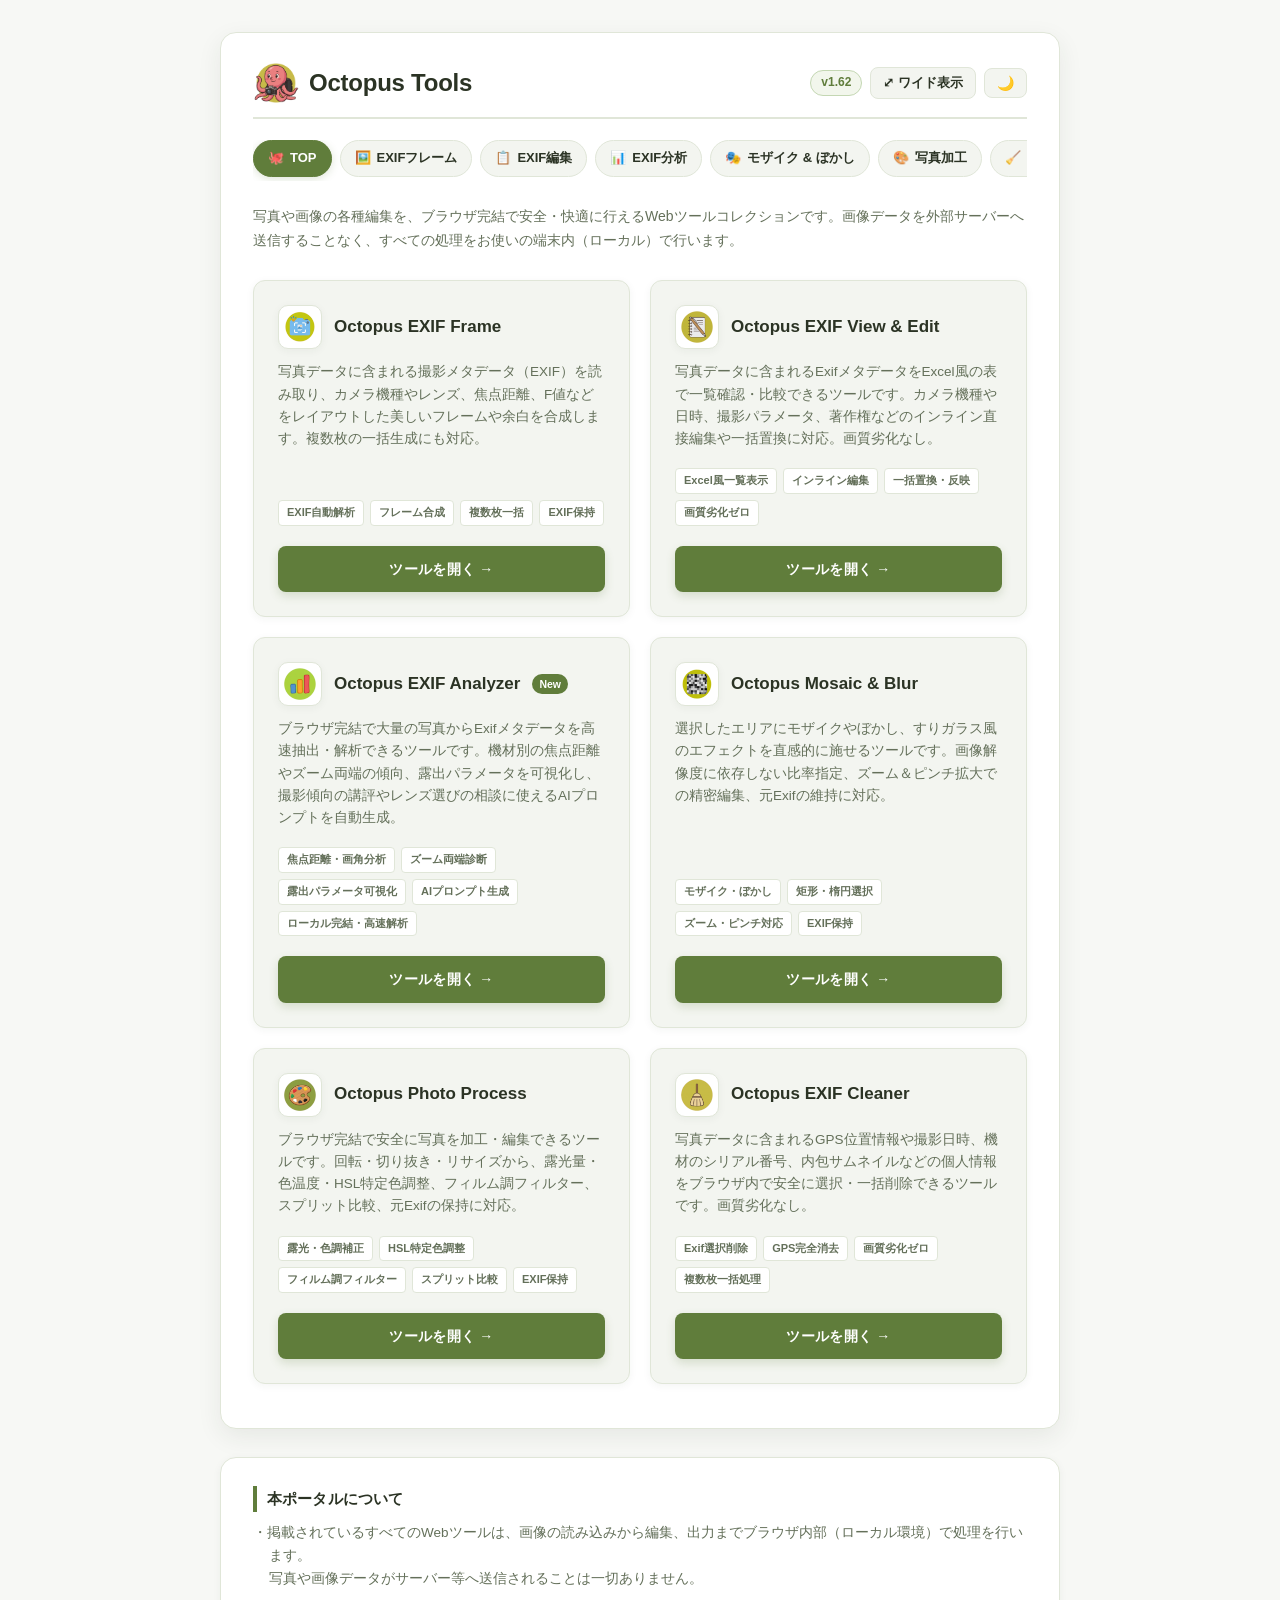
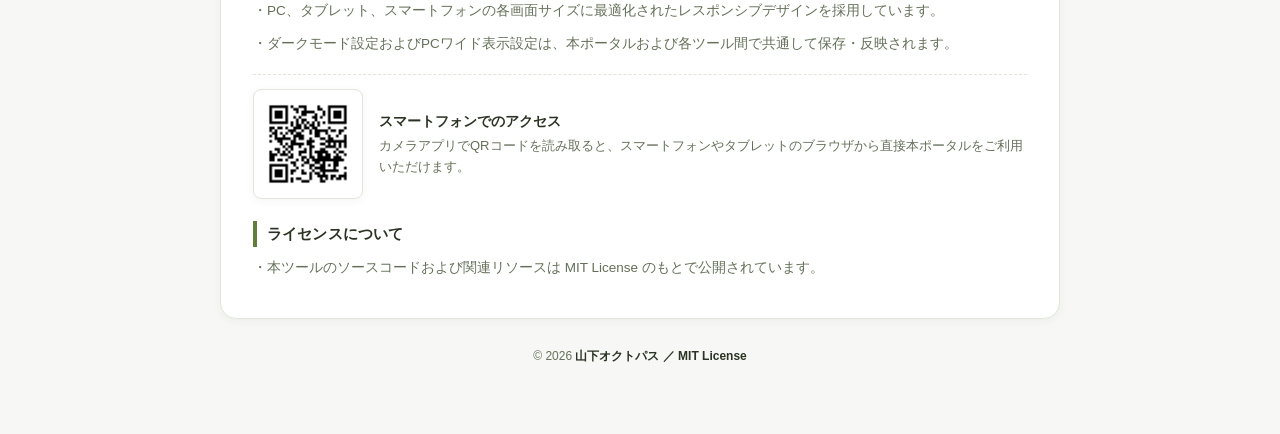
<file: index.html>
<!DOCTYPE html>
<html lang="ja">
<head>

    <meta charset="UTF-8">
    <meta name="viewport" content="width=device-width, initial-scale=1.0">
    <title>Octopus Tools｜写真・画像加工 Webツール</title>
    <link rel="icon" href="img/icon_Octopus_丸.ico" type="image/png">
    <meta name="description" content="写真や画像の加工をブラウザローカル環境で安全かつ手軽に行えるWebツールコレクション。" />
    <!-- ファビコン指定 -->
    <link rel="icon" href="img/icon_Octopus_Yamashita_03.ico" type="image/x-icon">
    <!-- 共通スタイルシート -->
    <link rel="stylesheet" href="common.css">
    <!-- 共通管理スクリプト -->
    <script src="common.js"></script>

    <style>
        /* ---------------------------------
           ポータル（TOP）固有スタイル
        ------------------------------------ */

        /* TOP固有のコンテナ余白調整 */
        .container {
            padding-top: 27px;
        }

        /* TOP固有のヘッダー余白調整 */
        .header {
            margin-bottom: 21px;
            padding-bottom: 11px;
        }

        /* TOPヘッダーアイコン（共通32pxより大きく表示し、角丸・影を解除） */
        .header-icon {
            width: 46px;
            height: 46px;
            border-radius: 0;
            box-shadow: none;
        }

        .header h1 {
            font-size: 24px;
        }

        /* リード文 */
        .portal-intro {
            margin-bottom: 28px;
            font-size: 14px;
            color: var(--text-muted);
            line-height: 1.7;
        }

        /* ツール一覧グリッド */
        .tools-grid {
            display: grid;
            grid-template-columns: repeat(auto-fit, minmax(340px, 1fr));
            gap: 20px;
            margin-bottom: 12px;
        }

        @media (max-width: 480px) {
            .tools-grid {
                grid-template-columns: 1fr;
            }
        }

        /* ツールカード */
        .tool-card {
            background: var(--card-bg-sub);
            border: 1px solid var(--border-color);
            border-radius: var(--radius-md);
            padding: 24px;
            display: flex;
            flex-direction: column;
            justify-content: space-between;
            transition: var(--transition);
            box-shadow: var(--shadow-sm);
        }
        .tool-card:hover {
            transform: translateY(-3px);
            border-color: var(--primary-border);
            box-shadow: var(--shadow-md);
        }

        .tool-card-header {
            display: flex;
            align-items: center;
            gap: 12px;
            margin-bottom: 12px;
        }
        .tool-card-icon {
            width: 44px;
            height: 44px;
            border-radius: 10px;
            background: var(--card-bg);
            border: 1px solid var(--border-color);
            display: flex;
            align-items: center;
            justify-content: center;
            font-size: 22px;
            box-shadow: var(--shadow-sm);
            flex-shrink: 0;
        }
        .tool-card-icon img {
            width: 32px;
            height: 32px;
            border-radius: 6px;
            object-fit: contain;
        }
        .tool-card-title {
            font-size: 17px;
            font-weight: 700;
            color: var(--text-color);
            line-height: 1.3;
        }
        .tool-card-desc {
            font-size: 13.5px;
            color: var(--text-muted);
            margin-bottom: 18px;
            line-height: 1.65;
            flex-grow: 1;
        }

        /* 機能バッジ群 */
        .tool-tags {
            display: flex;
            flex-wrap: wrap;
            gap: 6px;
            margin-bottom: 20px;
        }
        .tool-tag {
            font-size: 11px;
            font-weight: 600;
            background: var(--card-bg);
            color: var(--text-muted);
            border: 1px solid var(--border-color);
            padding: 3px 8px;
            border-radius: 4px;
        }

        /* ツール遷移ボタン */
        .tool-btn {
            background: var(--primary);
            color: #ffffff;
            border: none;
            padding: 12px 18px;
            font-size: 14px;
            font-weight: 700;
            border-radius: var(--radius-sm);
            cursor: pointer;
            text-align: center;
            text-decoration: none;
            display: block;
            transition: var(--transition);
            box-shadow: 0 4px 10px var(--primary-glow);
            letter-spacing: 0.02em;
        }
        .tool-btn:hover {
            background: var(--primary-hover);
            transform: translateY(-2px);
            box-shadow: 0 6px 14px var(--primary-glow);
            color: #ffffff;
        }

        /* QRコード表示エリア */
        .qr-area {
            margin-top: 18px;
            padding-top: 14px;
            border-top: 1px dashed var(--border-color);
            display: flex;
            align-items: center;
            gap: 16px;
        }
        .qr-image {
            width: 110px;
            height: 110px;
            background: #ffffff;
            padding: 6px;
            border-radius: var(--radius-sm);
            border: 1px solid var(--border-color);
            box-shadow: var(--shadow-sm);
            flex-shrink: 0;
        }
        .qr-text {
            font-size: 13px;
            color: var(--text-muted);
            line-height: 1.6;
        }
        .qr-text strong {
            display: block;
            color: var(--text-color);
            margin-bottom: 4px;
            font-size: 13.5px;
        }

        @media (max-width: 540px) {
            .qr-area {
                flex-direction: column;
                align-items: flex-start;
                gap: 10px;
            }
        }
    </style>
</head>
<body>

<div class="container" id="main-container">
    <div class="header">
        <h1>
            <img src="img/icon_Octopus_丸.png" alt="Octopusアイコン" class="header-icon">
            Octopus Tools
        </h1>
        <div class="header-controls">
            <span class="version" id="version-display"></span>
            <button class="wide-toggle-btn" id="wide-toggle-btn" title="画面の幅を最大2000pxに拡大します">⤢ ワイド表示</button>
            <button class="theme-toggle" id="theme-btn" aria-label="テーマ切替">🌙</button>
        </div>
    </div>

    <!-- 共通ナビゲーション（common.jsから自動描画） -->
    <nav id="global-nav"></nav>

    <div class="portal-intro">
        写真や画像の各種編集を、ブラウザ完結で安全・快適に行えるWebツールコレクションです。画像データを外部サーバーへ送信することなく、すべての処理をお使いの端末内（ローカル）で行います。
    </div>

    <div class="tools-grid">
        <!-- ツール1: Octopus EXIF Frame -->
        <div class="tool-card">
            <div>
                <div class="tool-card-header">
                    <div class="tool-card-icon">
                        <img src="img/Exif_Frame_Tool_icon.png" alt="EXIF Frame アイコン" onerror="this.parentElement.innerHTML='📷';">
                    </div>
                    <div class="tool-card-title">Octopus EXIF Frame</div>
                </div>
                <div class="tool-card-desc">
                    写真データに含まれる撮影メタデータ（EXIF）を読み取り、カメラ機種やレンズ、焦点距離、F値などをレイアウトした美しいフレームや余白を合成します。複数枚の一括生成にも対応。
                </div>
            </div>
            <div>
                <div class="tool-tags">
                    <span class="tool-tag">EXIF自動解析</span>
                    <span class="tool-tag">フレーム合成</span>
                    <span class="tool-tag">複数枚一括</span>
                    <span class="tool-tag">EXIF保持</span>
                </div>
                <a href="ExifFrame.html" class="tool-btn">ツールを開く →</a>
            </div>
        </div>


        <!-- ツール4: Octopus EXIF View & Edit -->
        <div class="tool-card">
            <div>
                <div class="tool-card-header">
                    <div class="tool-card-icon">
                        <img src="img/icon_view_edit.png" alt="EXIF View & Edit アイコン" onerror="this.parentElement.innerHTML='📝';">
                    </div>
                    <div class="tool-card-title">Octopus EXIF View & Edit</div>
                </div>
                <div class="tool-card-desc">
                    写真データに含まれるExifメタデータをExcel風の表で一覧確認・比較できるツールです。カメラ機種や日時、撮影パラメータ、著作権などのインライン直接編集や一括置換に対応。画質劣化なし。
                </div>
            </div>
            <div>
                <div class="tool-tags">
                    <span class="tool-tag">Excel風一覧表示</span>
                    <span class="tool-tag">インライン編集</span>
                    <span class="tool-tag">一括置換・反映</span>
                    <span class="tool-tag">画質劣化ゼロ</span>
                </div>
                <a href="ExifViewEdit.html" class="tool-btn">ツールを開く →</a>
            </div>
        </div>


        <!-- ツール6: Octopus EXIF Analyzer -->
        <div class="tool-card">
            <div>
                <div class="tool-card-header">
                    <div class="tool-card-icon">
                        <img src="img/icon_analyzer.png" alt="EXIF Analyzer アイコン" onerror="this.parentElement.innerHTML='📊';">
                    </div>
                    <div class="tool-card-title">Octopus EXIF Analyzer</div><span class="tool-card-badge" style="background:var(--primary); color:#ffffff; font-size:10.5px; font-weight:700; padding:2px 7px; border-radius:10px;">New</span>
                </div>
                <div class="tool-card-desc">
                    ブラウザ完結で大量の写真からExifメタデータを高速抽出・解析できるツールです。機材別の焦点距離やズーム両端の傾向、露出パラメータを可視化し、撮影傾向の講評やレンズ選びの相談に使えるAIプロンプトを自動生成。
                </div>
            </div>
            <div>
                <div class="tool-tags">
                    <span class="tool-tag">焦点距離・画角分析</span>
                    <span class="tool-tag">ズーム両端診断</span>
                    <span class="tool-tag">露出パラメータ可視化</span>
                    <span class="tool-tag">AIプロンプト生成</span>
                    <span class="tool-tag">ローカル完結・高速解析</span>
                </div>
                <a href="ExifAnalyzer.html" class="tool-btn">ツールを開く →</a>
            </div>
        </div>


        <!-- ツール2: Octopus Mosaic & Blur -->
        <div class="tool-card">
            <div>
                <div class="tool-card-header">
                    <div class="tool-card-icon">
                        <img src="img/Mosaic_Blur_Tool_icon.png" alt="Mosaic & Blur アイコン" onerror="this.parentElement.innerHTML='🧩';">
                    </div>
                    <div class="tool-card-title">Octopus Mosaic & Blur</div>
                </div>
                <div class="tool-card-desc">
                    選択したエリアにモザイクやぼかし、すりガラス風のエフェクトを直感的に施せるツールです。画像解像度に依存しない比率指定、ズーム＆ピンチ拡大での精密編集、元Exifの維持に対応。
                </div>
            </div>
            <div>
                <div class="tool-tags">
                    <span class="tool-tag">モザイク・ぼかし</span>
                    <span class="tool-tag">矩形・楕円選択</span>
                    <span class="tool-tag">ズーム・ピンチ対応</span>
                    <span class="tool-tag">EXIF保持</span>
                </div>
                <a href="MosaicBlur.html" class="tool-btn">ツールを開く →</a>
            </div>
        </div>


        <!-- ツール5: Octopus Photo Process -->
        <div class="tool-card">
            <div>
                <div class="tool-card-header">
                    <div class="tool-card-icon">
                        <img src="img/ico_photo_Process.png" alt="Photo Process アイコン" onerror="this.parentElement.innerHTML='🎨';">
                    </div>
                    <div class="tool-card-title">Octopus Photo Process</div>
                </div>
                <div class="tool-card-desc">
                    ブラウザ完結で安全に写真を加工・編集できるツールです。回転・切り抜き・リサイズから、露光量・色温度・HSL特定色調整、フィルム調フィルター、スプリット比較、元Exifの保持に対応。
                </div>
            </div>
            <div>
                <div class="tool-tags">
                    <span class="tool-tag">露光・色調補正</span>
                    <span class="tool-tag">HSL特定色調整</span>
                    <span class="tool-tag">フィルム調フィルター</span>
                    <span class="tool-tag">スプリット比較</span>
                    <span class="tool-tag">EXIF保持</span>
                </div>
                <a href="PhotoProcess.html" class="tool-btn">ツールを開く →</a>
            </div>
        </div>



        <!-- ツール3: Octopus EXIF Cleaner -->
        <div class="tool-card">
            <div>
                <div class="tool-card-header">
                    <div class="tool-card-icon">
                        <img src="img/icon_cleaner.png" alt="EXIF Cleaner アイコン" onerror="this.parentElement.innerHTML='🧹';">
                    </div>
                    <div class="tool-card-title">Octopus EXIF Cleaner</div>
                </div>
                <div class="tool-card-desc">
                    写真データに含まれるGPS位置情報や撮影日時、機材のシリアル番号、内包サムネイルなどの個人情報をブラウザ内で安全に選択・一括削除できるツールです。画質劣化なし。
                </div>
            </div>
            <div>
                <div class="tool-tags">
                    <span class="tool-tag">Exif選択削除</span>
                    <span class="tool-tag">GPS完全消去</span>
                    <span class="tool-tag">画質劣化ゼロ</span>
                    <span class="tool-tag">複数枚一括処理</span>
                </div>
                <a href="ExifCleaner.html" class="tool-btn">ツールを開く →</a>
            </div>
        </div>



    </div>
</div>

<div class="explanation">
    <div class="usage-section">
        <h3> 本ポータルについて</h3>
        <p>・掲載されているすべてのWebツールは、画像の読み込みから編集、出力までブラウザ内部（ローカル環境）で処理を行います。<br>写真や画像データがサーバー等へ送信されることは一切ありません。</p>
        <p>・PC、タブレット、スマートフォンの各画面サイズに最適化されたレスポンシブデザインを採用しています。</p>
        <p>・ダークモード設定およびPCワイド表示設定は、本ポータルおよび各ツール間で共通して保存・反映されます。</p>

        <!-- QRコード表示エリア -->
        <div class="qr-area">
            <img src="img/Octopus_Tools_QRcode.png" alt="Octopus Tools QRコード" class="qr-image">
            <div class="qr-text">
                <strong>スマートフォンでのアクセス</strong>
                カメラアプリでQRコードを読み取ると、スマートフォンやタブレットのブラウザから直接本ポータルをご利用いただけます。
            </div>
        </div>

        <h3> ライセンスについて</h3>
        <p>・本ツールのソースコードおよび関連リソースは MIT License のもとで公開されています。</p>
    </div>
</div>

<footer class="footer usage-section">
    © 2026 <span class="copyright-name"><a href="https://note.com/octopus_yama" target="_blank" rel="noopener" style="color: inherit; text-decoration: none;">山下オクトパス</a>
     ／ <a href="https://github.com/Octopus-yama/octopus_exifframe/blob/main/LICENSE" target="_blank" rel="noopener" style="color: inherit; text-decoration: none;">MIT License</a></span>
</footer>

</body>
</html>
</file>
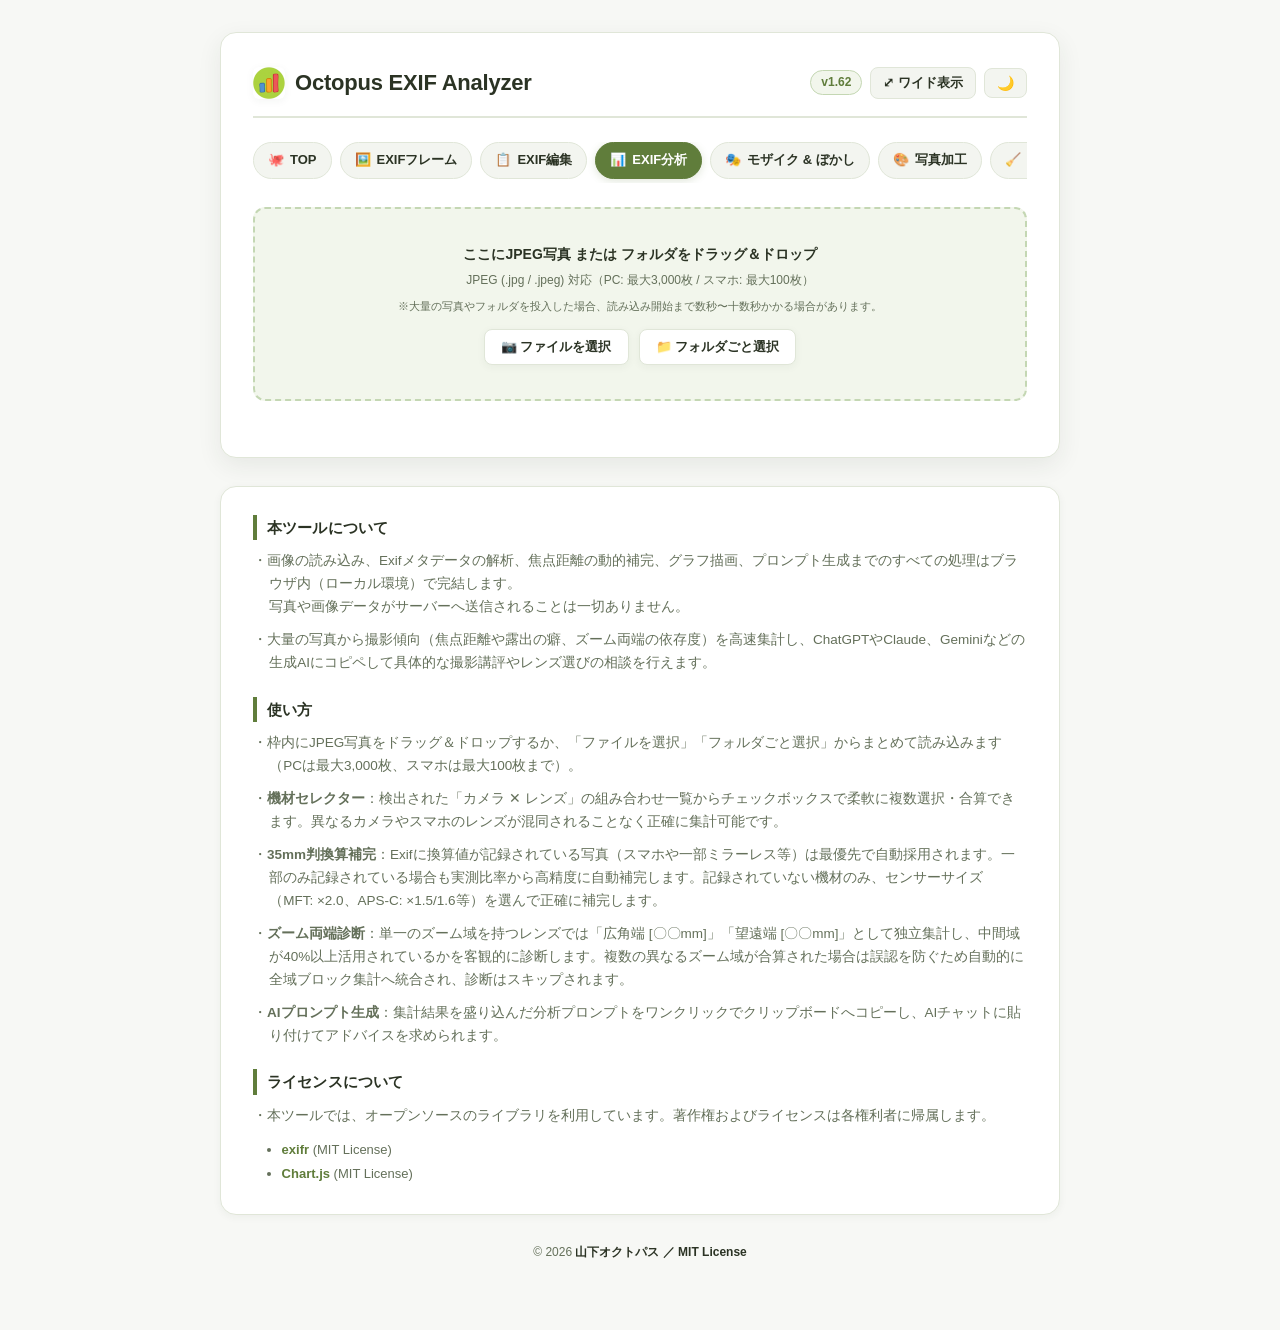
<file: ExifAnalyzer.html>
<!DOCTYPE html>
<html lang="ja">
<head>

    <meta charset="UTF-8">
    <meta name="viewport" content="width=device-width, initial-scale=1.0">
    <title>Octopus EXIF Analyzer｜Octopus Tools</title>
    <link rel="icon" href="img/icon_analyzer.ico" type="image/x-icon">
    <meta name="description" content="大量の写真からExifメタデータを高速抽出し、機材別の焦点距離やズーム両端の傾向、露出設定を可視化してAI分析プロンプトを出力するWebツール。" />
    <!-- 依存ライブラリ（同階層から読み込み） -->
    <script src="full.umd.js"></script>
    <script src="chart.umd.js"></script>
    <!-- 共通スタイルシート -->
    <link rel="stylesheet" href="common.css">
    <!-- 共通管理スクリプト -->
    <script src="common.js"></script>

    <style>
        /* ---------------------------------
           EXIF Analyzer 固有スタイル
        ------------------------------------ */
        .upload-actions {
            display: flex;
            gap: 10px;
            justify-content: center;
            margin-top: 14px;
            flex-wrap: wrap;
        }

        .upload-btn {
            background: var(--card-bg);
            border: 1px solid var(--border-color);
            color: var(--text-color);
            padding: 8px 16px;
            border-radius: var(--radius-sm);
            font-size: 13px;
            font-weight: 600;
            cursor: pointer;
            transition: var(--transition);
            display: inline-flex;
            align-items: center;
            gap: 6px;
            box-shadow: var(--shadow-sm);
        }
        .upload-btn:hover {
            border-color: var(--primary);
            color: var(--primary);
            background: var(--primary-light);
            transform: translateY(-1px);
        }

        /* 読み込み所要時間の注記テキスト */
        .drop-time-notice {
            font-size: 11px;
            color: var(--text-muted);
            margin-top: 8px;
            line-height: 1.45;
        }

        /* プロンプトコピーボタンのサイズ固定 */
        #btn-copy-prompt {
            min-width: 176px;
            justify-content: center;
            text-align: center;
        }

        .progress-box {
            display: none;
            background: var(--card-bg-sub);
            border: 1px solid var(--border-color);
            border-radius: var(--radius-md);
            padding: 14px 18px;
            margin-bottom: 20px;
        }
        .progress-header {
            display: flex;
            justify-content: space-between;
            font-size: 12.5px;
            font-weight: 700;
            color: var(--text-color);
            margin-bottom: 8px;
        }
        .progress-bar-bg {
            width: 100%;
            height: 10px;
            background: var(--border-color);
            border-radius: 5px;
            overflow: hidden;
        }
        .progress-bar-fill {
            height: 100%;
            width: 0%;
            background: var(--primary);
            transition: width 0.15s ease;
        }

        /* フローティング注意バッジ */
        .notice-banner {
            position: fixed;
            top: 16px;
            left: 50%;
            transform: translate(-50%, -16px);
            background: rgba(254, 243, 199, 0.96);
            backdrop-filter: blur(8px);
            -webkit-backdrop-filter: blur(8px);
            border: 1px solid #f59e0b;
            color: #92400e;
            padding: 5px 14px;
            border-radius: 20px;
            font-size: 11.5px;
            font-weight: 700;
            box-shadow: 0 4px 16px rgba(0, 0, 0, 0.12);
            z-index: 10000;
            opacity: 0;
            pointer-events: none;
            transition: opacity 0.2s cubic-bezier(0.16, 1, 0.3, 1), transform 0.2s cubic-bezier(0.16, 1, 0.3, 1);
            white-space: nowrap;
            max-width: 92vw;
            overflow: hidden;
            text-overflow: ellipsis;
            display: inline-flex;
            align-items: center;
            gap: 6px;
        }
        [data-theme="dark"] .notice-banner {
            background: rgba(45, 36, 21, 0.96);
            border-color: #785a25;
            color: #fde68a;
            box-shadow: 0 4px 16px rgba(0, 0, 0, 0.4);
        }
        .notice-banner.is-active {
            opacity: 1;
            pointer-events: auto;
            transform: translate(-50%, 0);
        }

        /* 機材コントロールパネル */
        .gear-control-panel {
            background: var(--card-bg);
            border: 1px solid var(--border-color);
            border-radius: var(--radius-md);
            padding: 22px;
            margin-bottom: 24px;
            box-shadow: var(--shadow-sm);
        }

        .section-header-block {
            margin-bottom: 12px;
        }
        .section-title {
            font-size: 14px;
            font-weight: 700;
            color: var(--text-color);
            display: flex;
            align-items: center;
            gap: 6px;
        }
        .section-desc {
            font-size: 12px;
            color: var(--text-muted);
            line-height: 1.55;
            margin-top: 4px;
        }

        /* 機材一覧リスト：20件程度までスクロールなしで展開 */
        .gear-list {
            display: flex;
            flex-direction: column;
            gap: 6px;
            max-height: 1200px;
            overflow-y: auto;
            padding-right: 4px;
        }
        .gear-item {
            display: flex;
            align-items: center;
            justify-content: space-between;
            background: var(--card-bg-sub);
            border: 1px solid var(--border-color);
            border-radius: var(--radius-sm);
            padding: 8px 12px;
            font-size: 13px;
            transition: var(--transition);
            cursor: pointer;
        }
        .gear-item:hover {
            border-color: var(--primary-border);
            background: var(--primary-light);
        }
        .gear-item-left {
            display: flex;
            align-items: center;
            gap: 12px;
            overflow: hidden;
            flex: 1;
        }
        .gear-item-left input[type="checkbox"] {
            width: 18px;
            height: 18px;
            accent-color: var(--primary);
            cursor: pointer;
            flex-shrink: 0;
        }
        .gear-name-container {
            overflow: hidden;
            display: flex;
            flex-direction: column;
            gap: 2px;
        }
        .gear-name-cam {
            font-weight: 700;
            color: var(--text-color);
            font-size: 13px;
            overflow: hidden;
            text-overflow: ellipsis;
            white-space: nowrap;
        }
        .gear-name-lens {
            font-size: 12px;
            color: var(--text-muted);
            overflow: hidden;
            text-overflow: ellipsis;
            white-space: nowrap;
            padding-left: 6px;
        }
        .gear-count-badge {
            font-size: 11px;
            font-weight: 700;
            color: var(--primary);
            background: var(--card-bg);
            border: 1px solid var(--border-color);
            padding: 2px 8px;
            border-radius: 12px;
            flex-shrink: 0;
            margin-left: 12px;
        }

        .quick-btn-group {
            display: flex;
            gap: 6px;
            margin-bottom: 12px;
            flex-wrap: wrap;
        }
        .quick-btn {
            background: var(--card-bg);
            border: 1px solid var(--border-color);
            color: var(--text-muted);
            padding: 5px 12px;
            border-radius: 4px;
            font-size: 12px;
            font-weight: 600;
            cursor: pointer;
            transition: var(--transition);
        }
        .quick-btn:hover {
            border-color: var(--primary);
            color: var(--primary);
            background: var(--primary-light);
        }

        .setting-sub-table {
            width: 100%;
            border-collapse: collapse;
            font-size: 12.5px;
            margin-top: 8px;
        }
        .setting-sub-table th, .setting-sub-table td {
            padding: 8px 10px;
            border-bottom: 1px solid var(--border-color);
            text-align: left;
        }
        .setting-sub-table th {
            color: var(--text-muted);
            font-weight: 600;
        }

        .summary-grid {
            display: grid;
            grid-template-columns: repeat(auto-fit, minmax(180px, 1fr));
            gap: 12px;
            margin-bottom: 24px;
        }
        .summary-card {
            background: var(--card-bg-sub);
            border: 1px solid var(--border-color);
            border-radius: var(--radius-md);
            padding: 16px;
            display: flex;
            flex-direction: column;
            justify-content: space-between;
            box-shadow: var(--shadow-sm);
            transition: var(--transition);
        }
        .summary-title {
            font-size: 12px;
            font-weight: 700;
            color: var(--text-muted);
            margin-bottom: 6px;
        }
        .summary-value {
            font-size: 22px;
            font-weight: 800;
            color: var(--primary);
            letter-spacing: -0.02em;
        }
        .summary-sub {
            font-size: 11px;
            color: var(--text-muted);
            margin-top: 4px;
        }
        .summary-card.accent-card {
            border-color: var(--accent-border);
            background: var(--accent-light);
        }
        .summary-card.accent-card .summary-value {
            color: var(--accent);
        }

        .summary-card.is-skipped {
            background: var(--card-bg-sub) !important;
            border-color: var(--border-color) !important;
            opacity: 0.65;
        }
        .summary-card.is-skipped .summary-value {
            color: var(--text-muted) !important;
            font-size: 16px !important;
            font-weight: 700 !important;
        }

        .chart-tabs {
            display: flex;
            gap: 6px;
            border-bottom: 2px solid var(--border-color);
            margin-bottom: 16px;
            overflow-x: auto;
            white-space: nowrap;
            padding-bottom: 2px;
        }
        .chart-tab-btn {
            background: transparent;
            border: none;
            padding: 8px 14px;
            font-size: 13px;
            font-weight: 700;
            color: var(--text-muted);
            cursor: pointer;
            border-bottom: 3px solid transparent;
            margin-bottom: -2px;
            transition: var(--transition);
        }
        .chart-tab-btn:hover {
            color: var(--primary);
        }
        .chart-tab-btn.active {
            color: var(--primary);
            border-bottom-color: var(--primary);
        }

        .chart-container-box {
            position: relative;
            height: 380px;
            width: 100%;
            background: var(--card-bg);
            border: 1px solid var(--border-color);
            border-radius: var(--radius-md);
            padding: 16px;
            box-sizing: border-box;
            margin-bottom: 24px;
            overflow: hidden;
        }

        .global-loading-overlay {
            position: fixed;
            top: 0;
            left: 0;
            width: 100vw;
            height: 100vh;
            height: 100dvh;
            background: rgba(0, 0, 0, 0.38);
            backdrop-filter: blur(2px);
            z-index: 999999;
            display: none;
            flex-direction: column;
            align-items: center;
            justify-content: center;
            gap: 12px;
            pointer-events: all;
            user-select: none;
            transition: opacity 0.15s ease;
        }
        .global-loading-overlay.is-active {
            display: flex;
        }
        .global-spinner {
            width: 44px;
            height: 44px;
            border: 4px solid rgba(255, 255, 255, 0.25);
            border-top-color: var(--primary);
            border-radius: 50%;
            animation: globalSpin 0.65s linear infinite;
        }
        @keyframes globalSpin {
            to { transform: rotate(360deg); }
        }
        .global-loading-text {
            color: #ffffff;
            font-size: 13px;
            font-weight: 700;
            background: rgba(30, 34, 27, 0.88);
            padding: 6px 18px;
            border-radius: 20px;
            border: 1px solid rgba(255, 255, 255, 0.2);
            box-shadow: 0 4px 14px rgba(0, 0, 0, 0.35);
            letter-spacing: 0.03em;
        }

        .prompt-box {
            background: var(--card-bg-sub);
            border: 1px solid var(--border-color);
            border-radius: var(--radius-md);
            padding: 20px;
            margin-top: 14px;
        }
        .prompt-textarea {
            width: 100%;
            height: 220px;
            font-family: monospace;
            font-size: 12px;
            line-height: 1.6;
            resize: vertical;
            background: var(--card-bg);
            color: var(--text-color);
            border: 1px solid var(--border-color);
            border-radius: var(--radius-sm);
            padding: 12px;
            box-sizing: border-box;
        }

        .toggle-label {
            display: inline-flex;
            align-items: center;
            gap: 8px;
            font-size: 13px;
            font-weight: 700;
            color: var(--text-color);
            cursor: pointer;
            user-select: none;
        }
        .toggle-label input[type="checkbox"] {
            width: 17px;
            height: 17px;
            accent-color: var(--primary);
        }
    </style>
</head>
<body>

<!-- 全画面集計更新オーバーレイ -->
<div class="global-loading-overlay" id="global-loading-overlay">
    <div class="global-spinner"></div>
    <span class="global-loading-text">集計を更新中...</span>
</div>

<!-- フローティング注意バナー -->
<div class="notice-banner" id="multi-lens-notice">
    ⚠️ 複数機材選択中: ズーム診断は合算参考値
</div>

<div class="container" id="main-container">
    <div class="header">
        <h1>
            <img src="img/icon_analyzer.png" alt="アプリのアイコン" class="header-icon" onerror="this.outerHTML='📊';">
            Octopus EXIF Analyzer
        </h1>
        <div class="header-controls">
            <span class="version" id="version-display"></span>
            <button class="wide-toggle-btn" id="wide-toggle-btn" title="画面の幅を最大2000pxに拡大します">⤢ ワイド表示</button>
            <button class="theme-toggle" id="theme-btn" aria-label="テーマ切替">🌙</button>
        </div>
    </div>

    <!-- 共通ナビゲーション -->
    <nav id="global-nav"></nav>

    <!-- ファイル・フォルダ投入エリア -->
    <div class="drop-area" id="drop-area">
        <p id="drop-title">ここにJPEG写真 または フォルダをドラッグ＆ドロップ</p>
        <span id="limit-notice">JPEG (.jpg / .jpeg) 対応（PC: 最大3,000枚 / スマホ: 最大100枚）</span>
        <div class="drop-time-notice">※大量の写真やフォルダを投入した場合、読み込み開始まで数秒〜十数秒かかる場合があります。</div>
        
        <div class="upload-actions">
            <button type="button" class="upload-btn" id="btn-select-files">📷 ファイルを選択</button>
            <button type="button" class="upload-btn" id="btn-select-folder">📁 フォルダごと選択</button>
            <button type="button" class="upload-btn" id="btn-clear-data" style="display:none; color:var(--danger-color);">✖ 全てクリア</button>
        </div>

        <input type="file" id="file-input" accept="image/jpeg" multiple style="display: none;">
        <input type="file" id="folder-input" webkitdirectory directory mozdirectory multiple style="display: none;">
    </div>

    <!-- 進捗バー -->
    <div class="progress-box" id="progress-box">
        <div class="progress-header">
            <span id="progress-status-text">写真を解析中...</span>
            <span id="progress-count-text">0 / 0</span>
        </div>
        <div class="progress-bar-bg">
            <div class="progress-bar-fill" id="progress-bar-fill"></div>
        </div>
    </div>

    <!-- メイン分析ワークスペース -->
    <div id="analyzer-workspace" style="display: none;">

        <!-- 1. 機材選択 ＆ 換算設定エリア（常時表示パネル） -->
        <div class="gear-control-panel">
            <!-- 検出機材一覧（合体セレクター） -->
            <div class="form-group" style="margin-bottom: 20px;">
                <div class="section-header-block">
                    <label class="section-title">◆ 検出機材一覧（カメラ ＆ レンズ組み合わせ選択）</label>
                    <p class="section-desc">
                        分析対象にしたい「カメラ ✕ レンズ」の組み合わせにチェックを入れてください。<br>
                        複数チェックすると同一母集団として合算されます（※異なるズームレンズが混ざった場合、両端依存度の診断は安全のため自動的にスキップされます）。
                    </p>
                </div>
                <div class="quick-btn-group">
                    <button type="button" class="quick-btn" onclick="quickSelectPairs('all')">全選択</button>
                    <button type="button" class="quick-btn" onclick="quickSelectPairs('none')">全解除</button>
                    <button type="button" class="quick-btn" onclick="quickSelectPairs('invert')">選択反転</button>
                    <button type="button" class="quick-btn" onclick="quickSelectPairs('unknown')">Unknownのみ</button>
                </div>
                <div class="gear-list" id="gear-pair-list"></div>
            </div>

            <hr style="border:none; border-top:1px dashed var(--border-color); margin:18px 0;">

            <!-- カメラ・レンズ別 センサーサイズ設定 -->
            <div class="form-group">
                <div class="section-header-block">
                    <label class="section-title">◆ カメラ・レンズ別 センサーサイズ設定（35mm判換算補完用）</label>
                    <p class="section-desc">
                        選択された機材のセンサーサイズ（クロップ係数）を確認・変更します。<br>
                        写真のExifメタデータに「35mm換算焦点距離」が記録されている機材（スマホや一部ミラーレス等）は自動採用されるため、手動設定は不要です。
                    </p>
                </div>
                <table class="setting-sub-table">
                    <thead>
                        <tr>
                            <th style="width: 45%;">カメラ / レンズ機種</th>
                            <th>換算方式 / センサーサイズ / クロップ係数</th>
                        </tr>
                    </thead>
                    <tbody id="camera-crop-table-body"></tbody>
                </table>
            </div>

            <!-- 画角基準 ＆ 両端独立トグル -->
            <div style="background:var(--card-bg-sub); border:1px solid var(--border-color); border-radius:var(--radius-sm); padding:12px 16px; margin-top:16px;">
                <div style="display:flex; gap:20px; align-items:center; flex-wrap:wrap;">
                    <div style="display:flex; align-items:center; gap:10px;">
                        <span style="font-size:13px; font-weight:700; color:var(--text-color);">画角基準:</span>
                        <label style="font-size:13px; cursor:pointer;" title="センサーサイズを揃えて公平に画角を比較できます">
                            <input type="radio" name="focal-mode" value="35mm" checked onchange="onFocalModeChange()"> 35mm判換算
                        </label>
                        <label style="font-size:13px; cursor:pointer;" title="レンズ本来の実ミリ数で集計します">
                            <input type="radio" name="focal-mode" value="real" onchange="onFocalModeChange()"> 実焦点距離
                        </label>
                    </div>

                    <label class="toggle-label" title="チェックを外すと、広角端・望遠端も通常の焦点域ブロックに統合されます">
                        <input type="checkbox" id="isolate-endpoints-chk" checked onchange="onIsolateToggleChange()">
                        <span>広角端・望遠端を通常ブロックから独立集計する</span>
                    </label>
                </div>
                <p style="font-size:11.5px; color:var(--text-muted); margin-top:6px; margin-bottom:0;">
                    ※ 異なるセンサーサイズ（フルサイズとMFTなど）の写真を混在して分析する場合は、「35mm判換算」の選択を推奨します。
                </p>
            </div>

            <!-- アコーディオン：レンズ別 広角端・望遠端スペック微調整 -->
            <div class="accordion" id="accordion-endpoints" style="margin-top: 20px; margin-bottom: 0;">
                <div class="accordion-header" id="header-endpoints" onclick="toggleAccordion('content-endpoints-settings', this)">
                    レンズ別 広角端・望遠端スペック微調整（ズーム診断用） <span id="arrow-endpoints">▼</span>
                </div>
                <div class="accordion-content" id="content-endpoints-settings">
                    <p class="section-desc" style="margin-top:0; margin-bottom:10px;">
                        ズームレンズの両端（最も広い画角・最も望遠の画角）のスペック数値です。Exifから自動判別されますが、必要に応じて手動で微調整できます（※単焦点やスマホは自動確定されロックされます）。
                    </p>
                    <table class="setting-sub-table">
                        <thead>
                            <tr>
                                <th style="width: 45%;">レンズ機種</th>
                                <th>広角端 (mm)</th>
                                <th>望遠端 (mm)</th>
                            </tr>
                        </thead>
                        <tbody id="lens-endpoints-table-body"></tbody>
                    </table>
                </div>
            </div>
        </div>

        <!-- 2. サマリーカードエリア -->
        <div class="section-header-block" style="margin-bottom: 10px;">
            <label class="section-title">◆ 撮影傾向サマリー診断</label>
            <p class="section-desc">選択された写真群全体の母集団、ズーム両端への依存度、および最も多用されている露出パラメータの概要です。</p>
        </div>

        <div class="summary-grid">
            <div class="summary-card">
                <span class="summary-title">分析対象写真</span>
                <span class="summary-value" id="card-total-count">0 <span style="font-size:14px; font-weight:600;">枚</span></span>
                <span class="summary-sub" id="card-total-sub">全0枚中</span>
            </div>

            <!-- ズーム両端活用診断カード（複数レンズ選択時はグレーアウト・スキップ） -->
            <div class="summary-card accent-card" id="card-zoom-diagnostic">
                <span class="summary-title">ズーム両端 活用診断</span>
                <span class="summary-value" id="card-zoom-badge">-</span>
                <span class="summary-sub" id="card-zoom-sub">中間域活用率: 0%</span>
            </div>

            <div class="summary-card">
                <span class="summary-title">広角端・望遠端 比率</span>
                <span class="summary-value" id="card-endpoints-ratio">0% / 0%</span>
                <span class="summary-sub" id="card-endpoints-detail">ワイド: 0枚 / テレ: 0枚</span>
            </div>

            <div class="summary-card">
                <span class="summary-title">最多露出設定</span>
                <span class="summary-value" id="card-dom-exposure" style="font-size:18px;">-</span>
                <span class="summary-sub" id="card-dom-exposure-sub">絞り・SS・ISO</span>
            </div>
        </div>

        <!-- 3. グラフ可視化エリア -->
        <div class="section-header-block" style="margin-bottom: 10px;">
            <label class="section-title">◆ 撮影パラメータ可視化グラフ</label>
            <p class="section-desc">焦点距離の分布や露出設定の傾向を視覚化したグラフです。上部のタブを切り替えて各パラメータの偏りを確認できます。</p>
        </div>

        <div class="chart-tabs">
            <button type="button" class="chart-tab-btn active" data-tab="focal-blocks" onclick="switchChartTab('focal-blocks')">焦点域ブロック</button>
            <button type="button" class="chart-tab-btn" data-tab="focal-detail" onclick="switchChartTab('focal-detail')">1mm刻み分布</button>
            <button type="button" class="chart-tab-btn" data-tab="fnumber" onclick="switchChartTab('fnumber')">F値 (絞り)</button>
            <button type="button" class="chart-tab-btn" data-tab="shutter" onclick="switchChartTab('shutter')">シャッター速度</button>
            <button type="button" class="chart-tab-btn" data-tab="iso" onclick="switchChartTab('iso')">ISO感度</button>
        </div>

        <div class="chart-container-box" id="chart-container-box">
            <canvas id="main-chart"></canvas>
        </div>

        <!-- 4. AIプロンプト生成エリア -->
        <div class="prompt-box">
            <div style="display:flex; justify-content:space-between; align-items:flex-start; margin-bottom:10px; gap:12px; flex-wrap:wrap;">
                <div class="section-header-block" style="margin-bottom:0;">
                    <label class="section-title">🤖 AI分析用プロンプト生成</label>
                    <p class="section-desc" style="margin-bottom:0;">
                        集計データをまとめたAI相談用テキストです。「📋 プロンプトをコピー」ボタンを押し、ChatGPTやClaude、Geminiなどの生成AIにそのまま貼り付けて送信してください。<br>
                        あなたの構図の癖や、描写力向上のために買い足すべき「最適な単焦点レンズ」などの客観的な講評を受け取れます。
                    </p>
                </div>
                <!-- 横幅固定＆中央揃えを適用したプロンプトコピーボタン -->
                <button type="button" class="upload-btn" id="btn-copy-prompt" style="padding:6px 14px; font-size:12.5px; flex-shrink:0; min-width:176px; justify-content:center;">📋 プロンプトをコピー</button>
            </div>
            <textarea class="prompt-textarea" id="prompt-output"></textarea>
        </div>

    </div>
</div>

<!-- 説明セクション -->
<div class="explanation">
    <div class="usage-section">
        <h3> 本ツールについて</h3>
        <p>・画像の読み込み、Exifメタデータの解析、焦点距離の動的補完、グラフ描画、プロンプト生成までのすべての処理はブラウザ内（ローカル環境）で完結します。<br>写真や画像データがサーバーへ送信されることは一切ありません。</p>
        <p>・大量の写真から撮影傾向（焦点距離や露出の癖、ズーム両端の依存度）を高速集計し、ChatGPTやClaude、Geminiなどの生成AIにコピペして具体的な撮影講評やレンズ選びの相談を行えます。</p>

        <h3> 使い方</h3>
        <p>・枠内にJPEG写真をドラッグ＆ドロップするか、「ファイルを選択」「フォルダごと選択」からまとめて読み込みます（PCは最大3,000枚、スマホは最大100枚まで）。</p>
        <p>・<strong>機材セレクター</strong>：検出された「カメラ ✕ レンズ」の組み合わせ一覧からチェックボックスで柔軟に複数選択・合算できます。異なるカメラやスマホのレンズが混同されることなく正確に集計可能です。</p>
        <p>・<strong>35mm判換算補完</strong>：Exifに換算値が記録されている写真（スマホや一部ミラーレス等）は最優先で自動採用されます。一部のみ記録されている場合も実測比率から高精度に自動補完します。記録されていない機材のみ、センサーサイズ（MFT: ×2.0、APS-C: ×1.5/1.6等）を選んで正確に補完します。</p>
        <p>・<strong>ズーム両端診断</strong>：単一のズーム域を持つレンズでは「広角端 [〇〇mm]」「望遠端 [〇〇mm]」として独立集計し、中間域が40%以上活用されているかを客観的に診断します。複数の異なるズーム域が合算された場合は誤認を防ぐため自動的に全域ブロック集計へ統合され、診断はスキップされます。</p>
        <p>・<strong>AIプロンプト生成</strong>：集計結果を盛り込んだ分析プロンプトをワンクリックでクリップボードへコピーし、AIチャットに貼り付けてアドバイスを求められます。</p>

        <h3> ライセンスについて</h3>
        <p>・本ツールでは、オープンソースのライブラリを利用しています。著作権およびライセンスは各権利者に帰属します。</p>
        <ul>
            <li><a href="https://github.com/MikeKovarik/exifr" target="_blank" rel="noopener">exifr</a> (MIT License)</li>
            <li><a href="https://www.chartjs.org/" target="_blank" rel="noopener">Chart.js</a> (MIT License)</li>
        </ul>
    </div>
</div>

<footer class="footer usage-section">
    © 2026 <span class="copyright-name"><a href="https://note.com/octopus_yama" target="_blank" rel="noopener" style="color: inherit; text-decoration: none;">山下オクトパス</a>
     ／ <a href="https://github.com/Octopus-yama/octopus_exifframe/blob/main/LICENSE" target="_blank" rel="noopener" style="color: inherit; text-decoration: none;">MIT License</a></span>
</footer>

<!-- ツール固有スクリプト -->
<script src="js/exif-analyzer.js"></script>

</body>
</html>
</file>
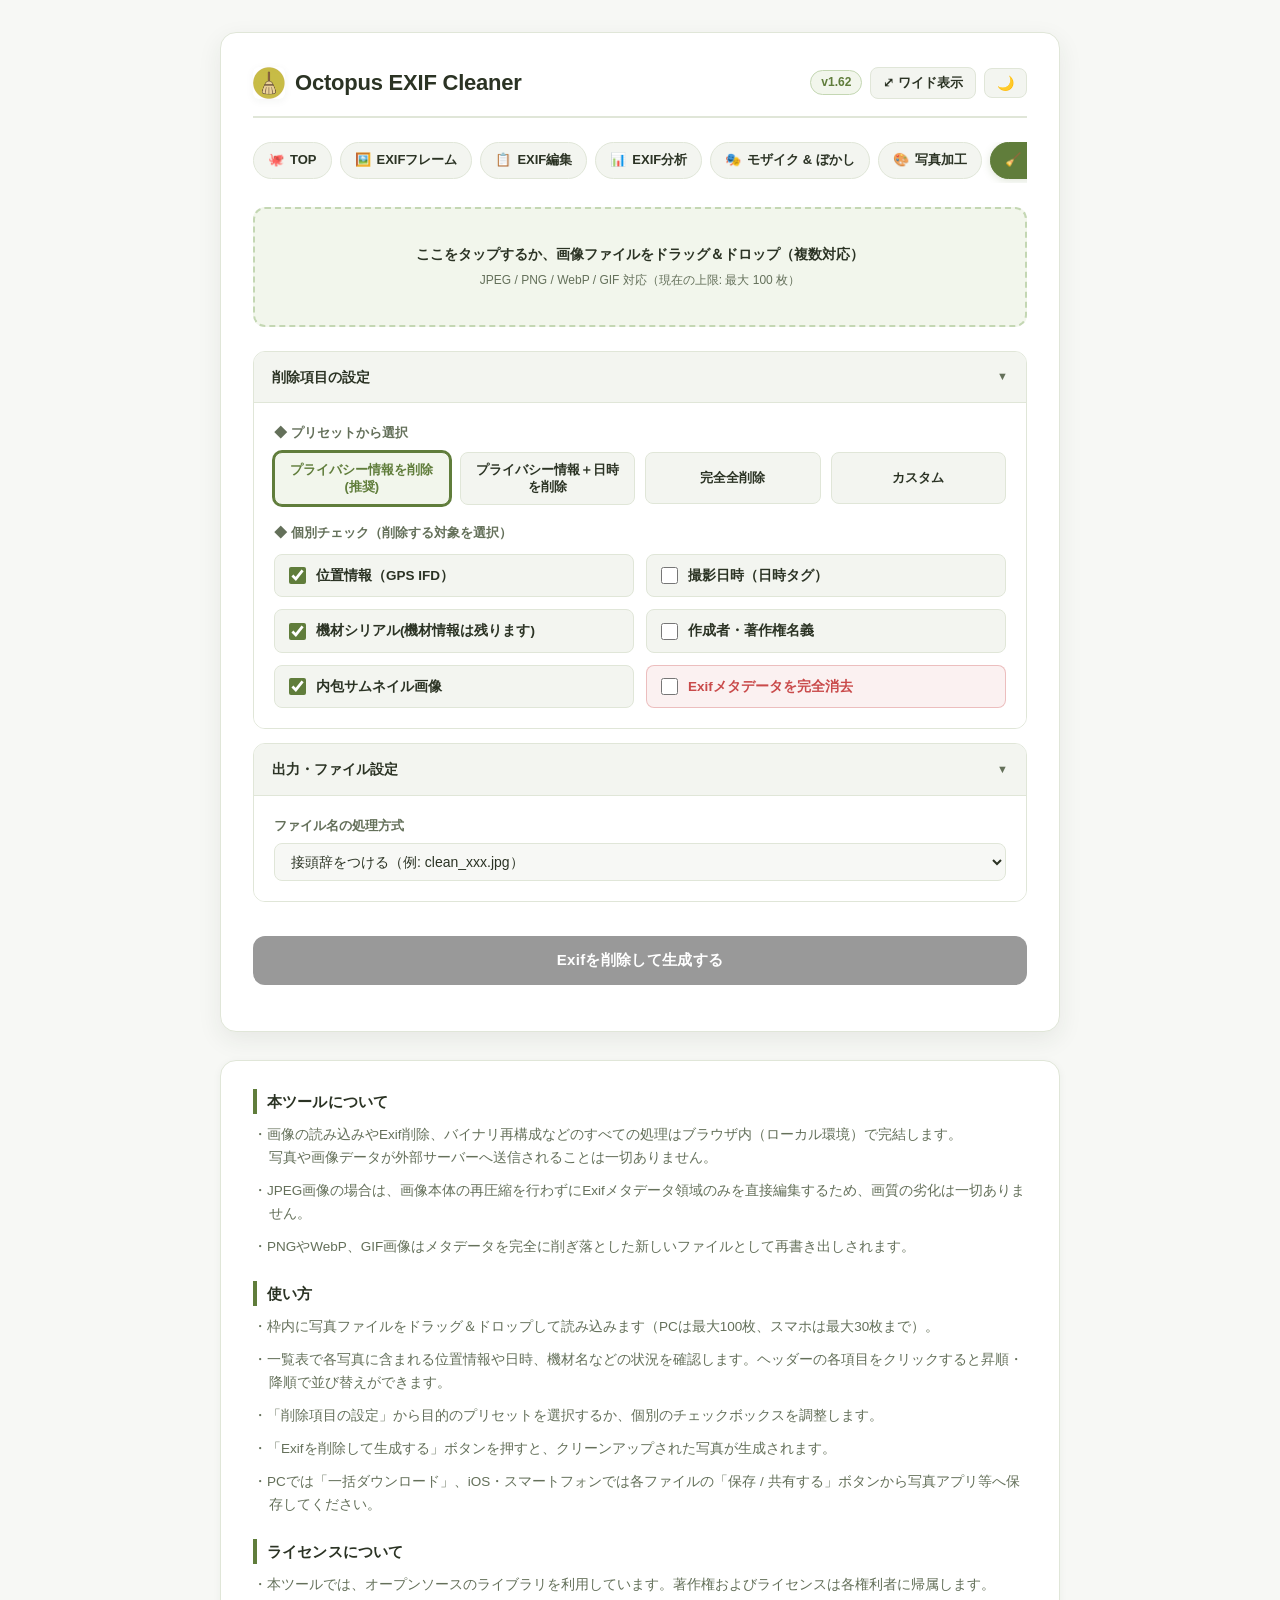
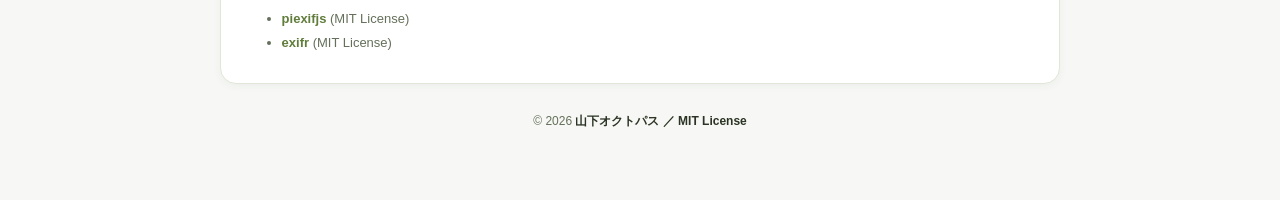
<file: ExifCleaner.html>
<!DOCTYPE html>
<html lang="ja">
<head>

    <meta charset="UTF-8">
    <meta name="viewport" content="width=device-width, initial-scale=1.0">
    <title>Octopus EXIF Cleaner｜Octopus Tools</title>
    <!-- ファビコン指定 -->
    <link rel="icon" href="img/icon_cleaner.ico" type="image/x-icon">
    <meta name="description" content="ブラウザ内で安全に写真・画像のExifメタデータ（GPS、日時、シリアル等）を選択削除できるWebツール。" />
    <!-- 共通スタイルシート -->
    <link rel="stylesheet" href="common.css">
    <!-- 依存ライブラリ（同階層から読み込み） -->
    <script src="full.umd.js"></script>
    <script src="piexif.js"></script>
    <!-- 共通管理スクリプト -->
    <script src="common.js"></script>

    <style>
        /* プリセット選択ピッカー */
        .setting-group-title { 
            font-size: 13px; 
            font-weight: 600; 
            color: var(--text-muted); 
            margin-bottom: 8px; 
        }
        .segmented-picker { 
            display: flex; 
            gap: 10px; 
            flex-wrap: wrap; 
            margin-bottom: 18px; 
        }
        .picker-option { 
            cursor: pointer; 
            user-select: none; 
            flex: 1; 
            min-width: 140px; 
        }
        .picker-option input[type="radio"] { 
            display: none; 
        }
        
        .picker-label { 
            display: flex;
            align-items: center;
            justify-content: center;
            min-height: 52px;
            padding: 8px 12px; 
            border: 1px solid var(--border-color); 
            border-radius: var(--radius-sm); 
            background: var(--card-bg-sub); 
            font-size: 13px; 
            font-weight: 600; 
            color: var(--text-color); 
            transition: var(--transition); 
            text-align: center; 
            line-height: 1.35;
        }
        .picker-option:hover .picker-label { 
            border-color: var(--primary); 
            background: var(--primary-light); 
        }
        .picker-option input[type="radio"]:checked + .picker-label { 
            border-color: var(--primary); 
            background: var(--primary-light); 
            color: var(--primary); 
            box-shadow: 0 0 0 2px var(--primary); 
        }

        /* チェックボックスグリッド */
        .checkbox-grid {
            display: grid;
            grid-template-columns: repeat(auto-fit, minmax(240px, 1fr));
            gap: 12px;
            margin-top: 10px;
        }
        .custom-chk-label {
            display: flex;
            align-items: center;
            gap: 10px;
            cursor: pointer;
            font-size: 13.5px;
            font-weight: 600;
            color: var(--text-color);
            background: var(--card-bg-sub);
            padding: 10px 14px;
            border-radius: var(--radius-sm);
            border: 1px solid var(--border-color);
            transition: var(--transition);
        }
        .custom-chk-label:hover {
            border-color: var(--primary-border);
            background: var(--primary-light);
        }
        .custom-chk-label input[type="checkbox"] {
            width: 17px;
            height: 17px;
            accent-color: var(--primary);
            cursor: pointer;
        }

        /* テーブルスタイル */
        .table-wrapper {
            margin-top: 14px;
            overflow-x: auto;
            border: 1px solid var(--border-color);
            border-radius: var(--radius-md);
            background: var(--card-bg);
            box-shadow: var(--shadow-sm);
            max-height: 480px;
            -webkit-overflow-scrolling: touch;
        }
        .meta-table {
            width: 100%;
            border-collapse: collapse;
            font-size: 12.5px;
            text-align: left;
            white-space: nowrap;
        }
        .meta-table th {
            background: var(--card-bg-sub);
            color: var(--text-muted);
            font-weight: 700;
            padding: 10px 14px;
            border-bottom: 2px solid var(--border-color);
            position: sticky;
            top: 0;
            z-index: 2;
        }
        .sortable-th {
            cursor: pointer;
            user-select: none;
            transition: var(--transition);
        }
        .sortable-th:hover {
            background: var(--primary-light);
            color: var(--primary);
        }
        .sort-icon {
            display: inline-block;
            margin-left: 4px;
            font-size: 11px;
            color: var(--text-muted);
            vertical-align: middle;
        }
        .sortable-th.active-sort {
            color: var(--primary);
        }
        .sortable-th.active-sort .sort-icon {
            color: var(--primary);
            font-weight: bold;
        }

        .meta-table td {
            padding: 10px 14px;
            border-bottom: 1px solid var(--border-color);
            color: var(--text-color);
            vertical-align: middle;
        }
        .meta-table tr:hover td {
            background: var(--primary-light);
        }
        .meta-thumb {
            width: 44px;
            height: 44px;
            object-fit: cover;
            border-radius: 4px;
            border: 1px solid var(--border-color);
            display: block;
            background: var(--card-bg-sub);
            flex-shrink: 0;
        }
        .badge {
            display: inline-block;
            font-size: 11px;
            font-weight: 700;
            padding: 2px 7px;
            border-radius: 4px;
            line-height: 1.3;
        }
        .badge-danger {
            background: rgba(201, 74, 74, 0.15);
            color: var(--danger-color);
            border: 1px solid rgba(201, 74, 74, 0.3);
        }
        .badge-safe {
            background: var(--primary-light);
            color: var(--primary);
            border: 1px solid var(--primary-border);
        }
        .badge-warning {
            background: var(--warning-bg);
            color: var(--warning-color);
            border: 1px solid var(--warning-border);
        }
        .row-del-btn {
            background: transparent;
            border: none;
            color: var(--danger-color);
            cursor: pointer;
            font-size: 16px;
            padding: 4px 8px;
            border-radius: 4px;
            transition: var(--transition);
        }
        .row-del-btn:hover {
            background: rgba(201, 74, 74, 0.1);
        }

        /* フォーム入力 */
        .form-grid {
            display: grid;
            grid-template-columns: repeat(auto-fit, minmax(220px, 1fr));
            gap: 16px;
        }
        .form-group {
            display: flex;
            flex-direction: column;
            gap: 6px;
        }
        label {
            font-size: 13px;
            font-weight: 600;
            color: var(--text-muted);
        }
        select {
            width: 100%;
            padding: 9px 12px;
            border: 1px solid var(--border-color);
            border-radius: var(--radius-sm);
            background: var(--bg-color);
            color: var(--text-color);
            font-size: 14px;
            outline: none;
            transition: var(--transition);
            font-family: inherit;
        }
        select:focus {
            border-color: var(--primary);
            box-shadow: 0 0 0 3px var(--primary-glow);
            background: var(--card-bg);
        }

        #download-all-btn {
            background: var(--accent) !important;
            box-shadow: 0 4px 14px rgba(84, 35, 102, 0.25) !important;
            margin-top: 14px;
        }
        #download-all-btn:hover:not(:disabled) {
            background: var(--accent-hover) !important;
            box-shadow: 0 6px 20px rgba(84, 35, 102, 0.35) !important;
        }

        /* 完了後のリザルトエリア */
        .result-container {
            margin-top: 28px;
            display: none;
            padding-top: 20px;
            border-top: 1px dashed var(--border-color);
        }
        .result-list {
            display: flex;
            flex-direction: column;
            gap: 10px;
            margin-top: 14px;
        }
        .result-row {
            display: flex;
            align-items: center;
            justify-content: space-between;
            gap: 12px;
            background: var(--card-bg-sub);
            border: 1px solid var(--border-color);
            padding: 10px 14px;
            border-radius: var(--radius-sm);
        }
        .result-info {
            display: flex;
            align-items: center;
            gap: 12px;
            overflow: hidden;
            flex-grow: 1;
        }
        .result-info span {
            font-size: 13px;
            font-weight: 600;
            overflow: hidden;
            text-overflow: ellipsis;
            white-space: nowrap;
        }
        .single-dl-btn {
            background: var(--primary);
            color: #fff;
            border: none;
            padding: 7px 14px;
            font-size: 12px;
            font-weight: 700;
            border-radius: var(--radius-sm);
            cursor: pointer;
            transition: var(--transition);
            white-space: nowrap;
            flex-shrink: 0;
        }
        .single-dl-btn:hover {
            background: var(--primary-hover);
        }
    </style>
</head>
<body>

<div class="container" id="main-container">
    <div class="header">
        <h1>
            <img src="img/icon_cleaner.png" alt="アプリのアイコン" class="header-icon">
            Octopus EXIF Cleaner
        </h1>
        <div class="header-controls">
            <span class="version" id="version-display"></span>
            <button class="wide-toggle-btn" id="wide-toggle-btn" title="画面の幅を最大2000pxに拡大します">⤢ ワイド表示</button>
            <button class="theme-toggle" id="theme-btn" aria-label="テーマ切替">🌙</button>
        </div>
    </div>

    <!-- 共通ナビゲーション（common.jsから自動描画） -->
    <nav id="global-nav"></nav>

    <!-- アップロードドロップエリア -->
    <div class="drop-area" id="drop-area">
        <p>ここをタップするか、画像ファイルをドラッグ＆ドロップ（複数対応）</p>
        <span id="limit-notice">JPEG / PNG / WebP / GIF 対応（PC: 最大100枚 / スマホ: 最大30枚）</span>
        <input type="file" id="file-input" accept="image/jpeg, image/png, image/webp, image/gif" multiple style="display: none;">
    </div>

    <!-- 1. メタデータ確認テーブル（読み込み後に動的表示） -->
    <div id="table-section" style="display: none; margin-bottom: 24px;">
        <div style="display: flex; justify-content: space-between; align-items: center; margin-bottom: 10px;">
            <div style="font-size: 14px; font-weight: 700; color: var(--text-color);">
                ■ 読み込んだ写真のExif情報（全 <span id="file-count-label">0</span> 件）
                <span style="font-size: 11px; font-weight: normal; color: var(--text-muted); margin-left: 6px;">※ 項目名をクリックして並び替え</span>
            </div>
            <button type="button" id="clear-all-btn" style="background: transparent; border: 1px dashed var(--danger-color); color: var(--danger-color); font-size: 12px; font-weight: 600; padding: 4px 10px; border-radius: 4px; cursor: pointer;">
                全ファイルをクリア
            </button>
        </div>

        <div class="table-wrapper">
            <table class="meta-table">
                <thead>
                    <tr>
                        <th style="width: 50px;">写真</th>
                        <th class="sortable-th" data-sort="name">ファイル名 / サイズ <span class="sort-icon" id="sort-icon-name">↕</span></th>
                        <th class="sortable-th" data-sort="gps">GPS（位置情報） <span class="sort-icon" id="sort-icon-gps">↕</span></th>
                        <th class="sortable-th" data-sort="dateTime">撮影日時 <span class="sort-icon" id="sort-icon-dateTime">↕</span></th>
                        <th class="sortable-th" data-sort="device">機材情報 <span class="sort-icon" id="sort-icon-device">↕</span></th>
                        <th class="sortable-th" data-sort="serial">シリアル番号 <span class="sort-icon" id="sort-icon-serial">↕</span></th>
                        <th class="sortable-th" data-sort="author">作成者・著作権 <span class="sort-icon" id="sort-icon-author">↕</span></th>
                        <th class="sortable-th" data-sort="thumb">内包サムネイル <span class="sort-icon" id="sort-icon-thumb">↕</span></th>
                        <th style="text-align: center; width: 60px;">クリア</th>
                    </tr>
                </thead>
                <tbody id="meta-table-body">
                    <!-- JSで動的生成 -->
                </tbody>
            </table>
        </div>
    </div>

    <!-- 2. 削除項目設定 -->
    <div class="accordion">
        <div class="accordion-header" onclick="toggleAccordion('content-clean-settings', this)">
            削除項目の設定 <span>▼</span>
        </div>
        <div class="accordion-content open" id="content-clean-settings">
            <div class="setting-group-title">◆ プリセットから選択</div>
            <div class="segmented-picker">
                <label class="picker-option">
                    <input type="radio" name="clean-preset" value="privacy" checked>
                    <span class="picker-label">プライバシー情報を削除(推奨)</span>
                </label>
                <label class="picker-option">
                    <input type="radio" name="clean-preset" value="strict">
                    <span class="picker-label">プライバシー情報＋日時を削除</span>
                </label>
                <label class="picker-option">
                    <input type="radio" name="clean-preset" value="clean-all">
                    <span class="picker-label">完全全削除</span>
                </label>
                <label class="picker-option">
                    <input type="radio" name="clean-preset" value="custom">
                    <span class="picker-label">カスタム</span>
                </label>
            </div>

            <div class="setting-group-title">◆ 個別チェック（削除する対象を選択）</div>
            <div class="checkbox-grid">
                <label class="custom-chk-label">
                    <input type="checkbox" id="chk-gps" checked>
                    <span>位置情報（GPS IFD）</span>
                </label>
                <label class="custom-chk-label">
                    <input type="checkbox" id="chk-datetime">
                    <span>撮影日時（日時タグ）</span>
                </label>
                <label class="custom-chk-label">
                    <input type="checkbox" id="chk-serial" checked>
                    <span>機材シリアル(機材情報は残ります)</span>
                </label>
                <label class="custom-chk-label">
                    <input type="checkbox" id="chk-author">
                    <span>作成者・著作権名義</span>
                </label>
                <label class="custom-chk-label">
                    <input type="checkbox" id="chk-thumb" checked>
                    <span>内包サムネイル画像</span>
                </label>
                <label class="custom-chk-label" style="background: rgba(201, 74, 74, 0.08); border-color: rgba(201, 74, 74, 0.3);">
                    <input type="checkbox" id="chk-all">
                    <span style="color: var(--danger-color); font-weight: 700;">Exifメタデータを完全消去</span>
                </label>
            </div>
        </div>
    </div>

    <!-- 3. 出力・ファイル設定 -->
    <div class="accordion">
        <div class="accordion-header" onclick="toggleAccordion('content-output-settings', this)">
            出力・ファイル設定 <span>▼</span>
        </div>
        <div class="accordion-content open" id="content-output-settings">
            <div class="form-grid">
                <div class="form-group">
                    <label>ファイル名の処理方式</label>
                    <select id="filename-mode">
                        <option value="prefix" selected>接頭辞をつける（例: clean_xxx.jpg）</option>
                        <option value="suffix">接尾辞をつける（例: xxx_clean.jpg）</option>
                        <option value="keep">元ファイル名のまま（上書き）</option>
                    </select>
                </div>
            </div>
        </div>
    </div>

    <!-- アクションボタン -->
    <button id="process-btn" class="main-btn" disabled>Exifを削除して生成する</button>
    <button id="download-all-btn" class="main-btn" style="display: none;">一括ダウンロードする</button>
    <div id="status-text" style="text-align: center; margin-top: 14px; font-weight: bold; font-size: 14px; color: var(--primary);"></div>

    <!-- 生成完了リザルト一覧 -->
    <div class="result-container" id="result-container">
        <div style="font-size: 14px; font-weight: 700; color: var(--text-color); margin-bottom: 8px;">
            ■ クリーンアップ済みファイル
        </div>
        <div class="result-list" id="result-list">
            <!-- サムネイル付き個別保存リストがここに入る -->
        </div>
    </div>
</div>

<!-- 説明セクション -->
<div class="explanation">
    <div class="usage-section">
        <h3> 本ツールについて</h3>
        <p>・画像の読み込みやExif削除、バイナリ再構成などのすべての処理はブラウザ内（ローカル環境）で完結します。<br>写真や画像データが外部サーバーへ送信されることは一切ありません。</p>
        <p>・JPEG画像の場合は、画像本体の再圧縮を行わずにExifメタデータ領域のみを直接編集するため、画質の劣化は一切ありません。</p>
        <p>・PNGやWebP、GIF画像はメタデータを完全に削ぎ落とした新しいファイルとして再書き出しされます。</p>

        <h3> 使い方</h3>
        <p>・枠内に写真ファイルをドラッグ＆ドロップして読み込みます（PCは最大100枚、スマホは最大30枚まで）。</p>
        <p>・一覧表で各写真に含まれる位置情報や日時、機材名などの状況を確認します。ヘッダーの各項目をクリックすると昇順・降順で並び替えができます。</p>
        <p>・「削除項目の設定」から目的のプリセットを選択するか、個別のチェックボックスを調整します。</p>
        <p>・「Exifを削除して生成する」ボタンを押すと、クリーンアップされた写真が生成されます。</p>
        <p>・PCでは「一括ダウンロード」、iOS・スマートフォンでは各ファイルの「保存 / 共有する」ボタンから写真アプリ等へ保存してください。</p>

        <h3> ライセンスについて</h3>
        <p>・本ツールでは、オープンソースのライブラリを利用しています。著作権およびライセンスは各権利者に帰属します。</p>
        <ul>
            <li><a href="https://github.com/hMatoba/piexifjs" target="_blank" rel="noopener">piexifjs</a> (MIT License)</li>
            <li><a href="https://github.com/MikeKovarik/exifr" target="_blank" rel="noopener">exifr</a> (MIT License)</li>
        </ul>
    </div>
</div>

<footer class="footer usage-section">
    © 2026 <span class="copyright-name"><a href="https://note.com/octopus_yama" target="_blank" rel="noopener" style="color: inherit; text-decoration: none;">山下オクトパス</a>
     ／ <a href="https://github.com/Octopus-yama/octopus_exifframe/blob/main/LICENSE" target="_blank" rel="noopener" style="color: inherit; text-decoration: none;">MIT License</a></span>
</footer>

<!-- ツール固有スクリプト（外部JSファイル） -->
<script src="js/exif-cleaner.js"></script>

</body>
</html>
</file>
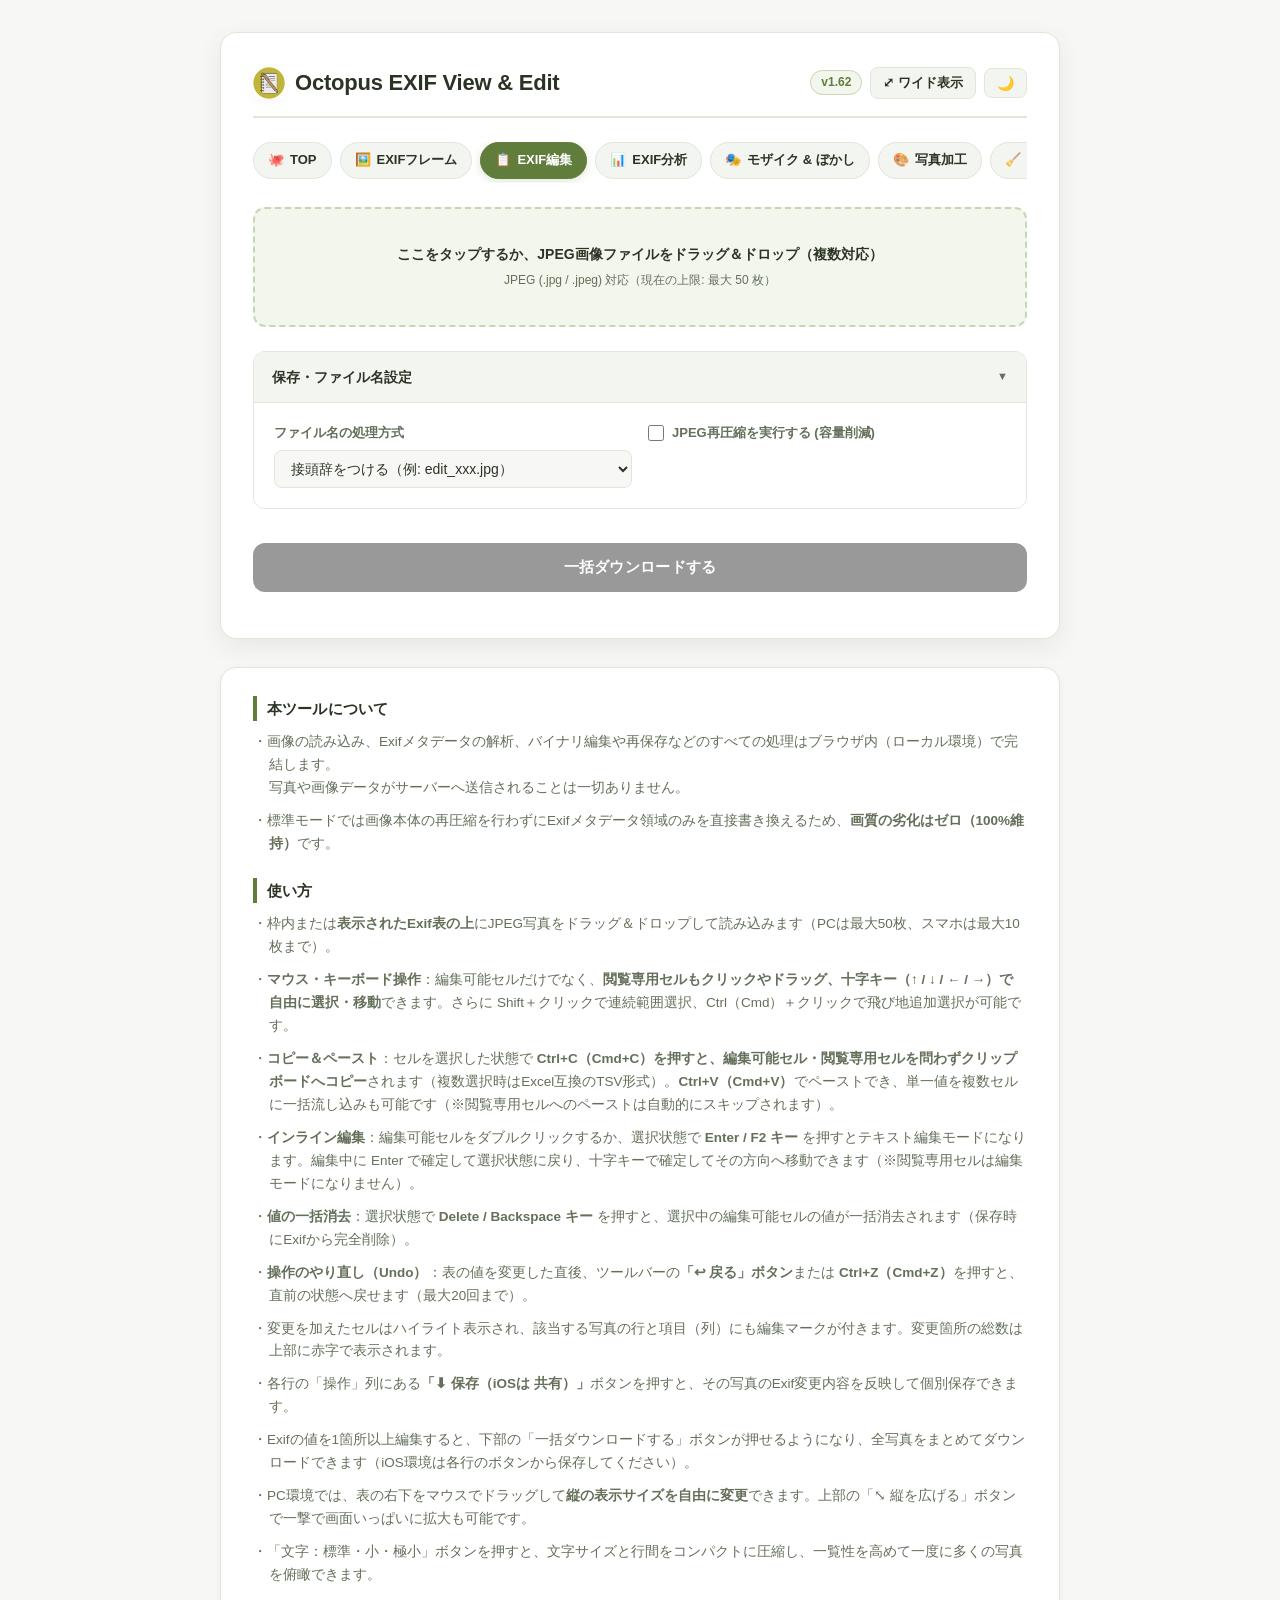
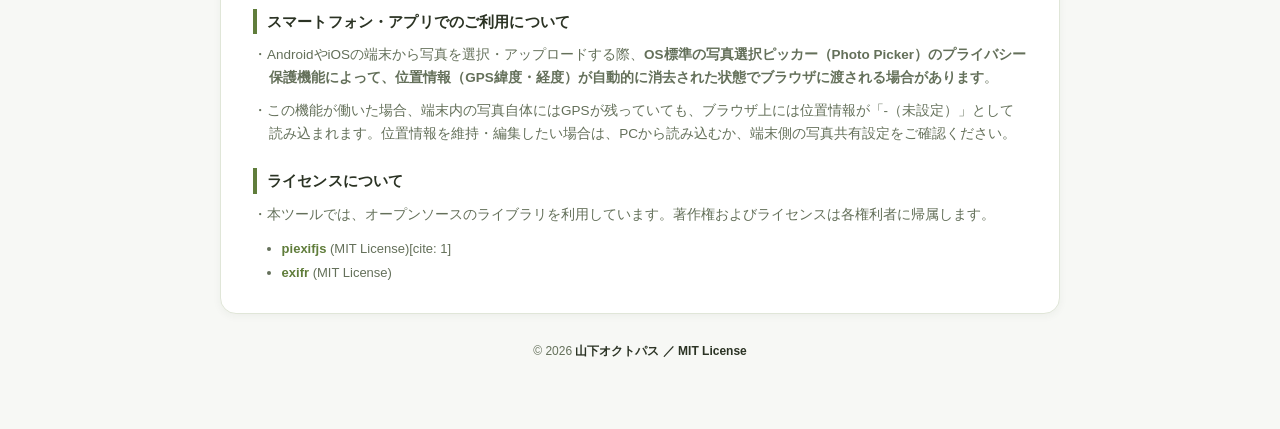
<file: ExifViewEdit.html>
<!DOCTYPE html>
<html lang="ja">
<head>

    <meta charset="UTF-8">
    <meta name="viewport" content="width=device-width, initial-scale=1.0">
    <title>Octopus EXIF View & Edit｜Octopus Tools</title>
    <!-- ファビコン指定 -->
    <link rel="icon" href="img/icon_view_edit.ico" type="image/x-icon">
    <meta name="description" content="ブラウザ内で安全に写真のExifメタデータをExcel風に閲覧・比較・編集できるWebツール。" />
    <!-- 依存ライブラリ（同階層から読み込み） -->
    <script src="full.umd.js"></script>
    <script src="piexif.js"></script>
    <!-- 共通スタイルシート -->
    <link rel="stylesheet" href="common.css">
    <!-- 共通管理スクリプト -->
    <script src="common.js"></script>

    <style>
        /* ---------------------------------
           EXIF View & Edit 固有スタイル
        ------------------------------------ */

        /* 編集状態のカラーテーマ定義（ライト: 黄色系 / ダーク: 落ち着いた藍色系） */
        :root {
            --edited-bg: #fef9c3;
            --edited-border: #f59e0b;
            --edited-text: #9a3412;
            --edited-row-bg: rgba(245, 158, 11, 0.06);
            --edited-header-bg: #fef3c7;
            --edited-header-text: #92400e;
            --edited-selected-bg: #fde047;
            --edited-selected-text: #713f12;
        }

        [data-theme="dark"] {
            --edited-bg: #192738;
            --edited-border: #3b6998;
            --edited-text: #bfdbfe;
            --edited-row-bg: rgba(74, 123, 176, 0.10);
            --edited-header-bg: #1e2f45;
            --edited-header-text: #93c5fd;
            --edited-selected-bg: #243b59;
            --edited-selected-text: #eff6ff;
        }

        /* 上段：モード切替＆ステータスバー（段上げ） */
        .table-mode-bar {
            display: flex;
            align-items: center;
            justify-content: space-between;
            margin-bottom: 10px;
            gap: 12px;
            flex-wrap: wrap;
        }
        .mode-btn-group {
            display: flex;
            align-items: center;
            gap: 8px;
            flex-wrap: wrap;
        }
        .mode-badge-btn {
            background: var(--card-bg-sub);
            border: 1px solid var(--border-color);
            color: var(--text-color);
            padding: 6px 14px;
            border-radius: var(--radius-sm);
            font-size: 13px;
            font-weight: 600;
            cursor: pointer;
            transition: var(--transition);
        }
        .mode-badge-btn.active {
            background: var(--primary);
            color: #ffffff;
            border-color: var(--primary);
        }

        /* モバイル端末GPS保護検知バッジ */
        .gps-notice-badge {
            display: inline-flex;
            align-items: center;
            gap: 5px;
            font-size: 11.5px;
            color: var(--text-muted);
            background: var(--card-bg-sub);
            border: 1px dashed var(--border-color);
            padding: 4px 9px;
            border-radius: var(--radius-sm);
            line-height: 1.35;
        }

        /* 下段：ツールバー */
        .table-toolbar {
            display: flex;
            flex-wrap: wrap;
            align-items: center;
            justify-content: space-between;
            gap: 12px;
            margin-bottom: 12px;
        }
        .toolbar-group {
            display: flex;
            align-items: center;
            gap: 8px;
            flex-wrap: wrap;
        }

        /* 文字サイズ切り替えピッカー */
        .font-size-picker {
            display: inline-flex;
            align-items: center;
            background: var(--card-bg-sub);
            border: 1px solid var(--border-color);
            border-radius: var(--radius-sm);
            padding: 2px;
            gap: 2px;
        }
        .font-size-btn {
            background: transparent;
            border: none;
            color: var(--text-muted);
            padding: 4px 8px;
            border-radius: 4px;
            font-size: 11.5px;
            font-weight: 600;
            cursor: pointer;
            transition: var(--transition);
        }
        .font-size-btn:hover {
            color: var(--text-color);
        }
        .font-size-btn.active {
            background: var(--card-bg);
            color: var(--primary);
            font-weight: 700;
            box-shadow: var(--shadow-sm);
        }

        .sub-btn {
            background: var(--card-bg-sub);
            border: 1px solid var(--border-color);
            color: var(--text-muted);
            padding: 6px 12px;
            border-radius: var(--radius-sm);
            font-size: 12px;
            font-weight: 600;
            cursor: pointer;
            transition: var(--transition);
            display: inline-flex;
            align-items: center;
            gap: 4px;
        }
        .sub-btn:hover:not(:disabled) {
            color: var(--primary);
            border-color: var(--primary-border);
            background: var(--primary-light);
        }
        .sub-btn.active {
            background: var(--primary-light);
            border-color: var(--primary);
            color: var(--primary);
        }
        .sub-btn-danger:hover:not(:disabled) {
            color: var(--danger-color);
            border-color: var(--danger-color);
            background: rgba(201, 74, 74, 0.08);
        }
        .sub-btn:disabled {
            opacity: 0.4;
            cursor: not-allowed !important;
            border-color: var(--border-color) !important;
            color: var(--text-muted) !important;
            background: var(--card-bg-sub) !important;
            transform: none !important;
        }

        /* Excel風テーブルラッパー（縦リサイズ可） */
        .table-wrapper {
            position: relative;
            height: 480px;
            min-height: 240px;
            max-height: 92vh;
            overflow: auto;
            resize: vertical;
            border: 1px solid var(--border-color);
            border-radius: var(--radius-md);
            background: var(--card-bg);
            box-shadow: var(--shadow-sm);
            margin-bottom: 24px;
            -webkit-overflow-scrolling: touch;
            transition: height 0.25s cubic-bezier(0.16, 1, 0.3, 1), border-color 0.2s, box-shadow 0.2s;
        }
        .table-wrapper.drag-over {
            border-color: var(--primary) !important;
            box-shadow: 0 0 0 2px var(--primary), var(--shadow-md) !important;
            background: var(--primary-light) !important;
        }
        .table-wrapper.is-expanded {
            height: 82vh !important;
            max-height: 82vh !important;
        }
        .table-wrapper.is-selecting {
            user-select: none !important;
        }

        .excel-table {
            width: 100%;
            border-collapse: separate;
            border-spacing: 0;
            text-align: left;
            white-space: nowrap;
            user-select: none;
        }
        .excel-table th, .excel-table td {
            border-bottom: 1px solid var(--border-color);
            border-right: 1px solid var(--border-color);
            vertical-align: middle;
        }

        /* 文字サイズ別スタイル */
        .excel-table.font-size-normal { font-size: 12.5px; }
        .excel-table.font-size-normal th, .excel-table.font-size-normal td { padding: 8px 12px; }
        .excel-table.font-size-normal .meta-thumb { width: 38px; height: 38px; }
        .excel-table.font-size-normal .col-fixed { min-width: 190px; max-width: 240px; }

        .excel-table.font-size-small { font-size: 11px; }
        .excel-table.font-size-small th, .excel-table.font-size-small td { padding: 5px 8px; }
        .excel-table.font-size-small .meta-thumb { width: 28px; height: 28px; }
        .excel-table.font-size-small .col-fixed { min-width: 160px; max-width: 200px; }
        .excel-table.font-size-small .file-name-text { font-size: 11.5px; }
        .excel-table.font-size-small .file-sub-text { font-size: 10px; }

        .excel-table.font-size-mini { font-size: 10px; }
        .excel-table.font-size-mini th, .excel-table.font-size-mini td { padding: 3px 6px; }
        .excel-table.font-size-mini .meta-thumb { width: 20px; height: 20px; }
        .excel-table.font-size-mini .col-fixed { min-width: 130px; max-width: 170px; }
        .excel-table.font-size-mini .file-name-text { font-size: 10px; }
        .excel-table.font-size-mini .file-sub-text { font-size: 9px; }
        .excel-table.font-size-mini .mini-btn { font-size: 9px; padding: 1px 3px; }
        
        /* 固定ヘッダー */
        .excel-table thead th {
            position: sticky;
            top: 0;
            background: var(--card-bg-sub);
            color: var(--text-muted);
            font-weight: 600;
            z-index: 5;
            user-select: none;
            border-bottom: 2px solid var(--border-color);
            transition: background 0.2s;
        }
        .excel-table thead th.th-fixed-corner {
            left: 0;
            z-index: 10;
        }

        /* ソート対応ヘッダースタイル */
        .sortable-th { cursor: pointer; }
        .sortable-th:hover { background: var(--primary-light) !important; }
        .sort-icon {
            display: inline-block;
            margin-left: 4px;
            font-size: 11px;
            color: var(--text-muted);
            vertical-align: middle;
        }
        .sortable-th.active-sort { color: var(--primary) !important; }
        .sortable-th.active-sort .sort-icon { color: var(--primary); font-weight: bold; }

        /* 編集可能/不可の視覚的区別 */
        .th-editable {
            color: var(--primary) !important;
            font-weight: 700 !important;
            border-top: 2px solid var(--primary);
            background: rgba(96, 125, 59, 0.04);
        }
        .th-editable::before { content: "✏️ "; font-size: 10px; }
        .th-readonly { color: var(--text-muted); font-weight: 600; }
        
        /* 固定列（写真/ファイル名） */
        .excel-table td.col-fixed, .excel-table th.col-fixed {
            position: sticky;
            left: 0;
            background: var(--card-bg);
            z-index: 4;
            box-shadow: 2px 0 6px rgba(0, 0, 0, 0.04);
        }
        .excel-table thead th.col-fixed { background: var(--card-bg-sub); z-index: 6; }
        .excel-table tr:hover td.col-fixed { background: var(--primary-light); }

        .file-cell-content {
            display: flex;
            align-items: center;
            gap: 8px;
            overflow: hidden;
        }
        .meta-thumb {
            object-fit: cover;
            border-radius: 4px;
            border: 1px solid var(--border-color);
            flex-shrink: 0;
            background: var(--card-bg-sub);
        }
        .file-meta-info {
            overflow: hidden;
            display: flex;
            flex-direction: column;
            gap: 2px;
        }
        .file-name-text {
            font-weight: 700;
            color: var(--text-color);
            overflow: hidden;
            text-overflow: ellipsis;
            white-space: nowrap;
        }
        .file-sub-text { color: var(--text-muted); }

        /* ====================================================
           編集済み状態の視覚的ハイライト（透過防止対応）
        ==================================================== */
        .excel-table tr.row-edited td {
            background-color: var(--edited-row-bg);
        }
        .excel-table tr.row-edited td.col-fixed {
            border-left: 3px solid var(--edited-border) !important;
            background-color: var(--card-bg) !important;
            background-image: linear-gradient(var(--edited-row-bg), var(--edited-row-bg)) !important;
        }
        .excel-table tr.row-edited:hover td.col-fixed {
            background-color: var(--card-bg) !important;
            background-image: linear-gradient(var(--primary-light), var(--primary-light)) !important;
        }
        .excel-table tr.row-edited .file-name-text::before {
            content: "✏️ ";
            font-size: 11px;
        }

        .excel-table th.col-edited {
            background: var(--edited-header-bg) !important;
            color: var(--edited-header-text) !important;
            border-top: 2px solid var(--edited-border) !important;
            font-weight: 700 !important;
        }

        /* 編集可能セル・閲覧セル・選択スタイル */
        .editable-cell, .readonly-cell {
            cursor: pointer;
            position: relative;
            min-width: 90px;
            transition: background 0.12s, outline 0.12s;
            user-select: none;
        }
        .editable-cell:hover, .readonly-cell:hover {
            background: rgba(96, 125, 59, 0.08);
        }

        /* 編集可能・閲覧専用共通の選択枠 */
        .editable-cell.is-selected, .readonly-cell.is-selected {
            outline: 2px solid var(--primary) !important;
            outline-offset: -2px;
            background: rgba(96, 125, 59, 0.16) !important;
            z-index: 3;
        }

        .editable-cell.is-edited {
            background-color: var(--edited-bg) !important;
            color: var(--edited-text) !important;
            font-weight: 700;
        }
        .editable-cell.is-edited.is-selected {
            background-color: var(--edited-selected-bg) !important;
            color: var(--edited-selected-text) !important;
            outline: 2px solid var(--edited-border) !important;
        }

        .editable-cell.is-invalid {
            background: rgba(201, 74, 74, 0.14) !important;
            color: var(--danger-color) !important;
            outline: 2px solid var(--danger-color) !important;
            outline-offset: -2px;
            font-weight: 700;
        }
        .editable-cell.is-invalid.is-selected {
            background: rgba(201, 74, 74, 0.24) !important;
        }

        .editable-cell.is-editing {
            padding: 0 !important;
            background: var(--card-bg) !important;
            outline: none !important;
            user-select: text;
        }
        .cell-input {
            width: 100%;
            height: 100%;
            padding: 6px 10px;
            border: 2px solid var(--primary);
            font-size: inherit;
            background: var(--card-bg);
            color: var(--text-color);
            outline: none;
            font-family: inherit;
        }
        .cell-actions {
            position: absolute;
            right: 4px;
            top: 50%;
            transform: translateY(-50%);
            display: none;
            gap: 4px;
        }
        .editable-cell:hover .cell-actions, .editable-cell.is-selected .cell-actions {
            display: flex;
        }

        /* 操作列のボタングループ */
        .row-action-group {
            display: inline-flex;
            align-items: center;
            justify-content: center;
            gap: 6px;
        }

        .mini-btn {
            background: var(--card-bg);
            border: 1px solid var(--border-color);
            border-radius: 4px;
            font-size: 11px;
            font-weight: 600;
            padding: 3px 6px;
            cursor: pointer;
            color: var(--text-muted);
            box-shadow: var(--shadow-sm);
            transition: var(--transition);
        }
        .mini-btn:hover {
            color: var(--primary);
            border-color: var(--primary);
            background: var(--primary-light);
        }
        .mini-btn-dl {
            background: var(--primary);
            color: #ffffff !important;
            border-color: var(--primary);
            font-weight: 700;
        }
        .mini-btn-dl:hover {
            background: var(--primary-hover) !important;
            color: #ffffff !important;
        }

        .readonly-cell {
            color: var(--text-muted);
            background: rgba(0, 0, 0, 0.015);
        }
        [data-theme="dark"] .readonly-cell {
            background: rgba(255, 255, 255, 0.015);
        }

        /* 編集件数バッジの強調表示 */
        #edit-count-badge {
            color: #dc2626 !important;
            font-weight: 700;
        }
        [data-theme="dark"] #edit-count-badge {
            color: #f87171 !important;
        }

        /* 吹き出しツールチップ */
        #meta-tooltip {
            position: fixed;
            display: none;
            z-index: 10000;
            background: var(--card-bg);
            border: 1px solid var(--border-color);
            box-shadow: var(--shadow-md);
            border-radius: var(--radius-sm);
            padding: 10px 14px;
            font-size: 12px;
            line-height: 1.5;
            color: var(--text-color);
            max-width: 280px;
            pointer-events: none;
            transition: opacity 0.15s ease;
        }
        #meta-tooltip .tt-title { font-weight: 700; font-size: 13px; color: var(--primary); margin-bottom: 2px; }
        #meta-tooltip .tt-tag { font-family: monospace; font-size: 11px; color: var(--text-muted); margin-bottom: 6px; }
        #meta-tooltip .tt-desc { font-size: 12px; color: var(--text-color); line-height: 1.45; margin-bottom: 6px; }
        #meta-tooltip .tt-status { font-size: 11px; font-weight: 700; display: inline-block; padding: 1px 6px; border-radius: 4px; }
        #meta-tooltip .tt-status.editable { background: var(--primary-light); color: var(--primary); border: 1px solid var(--primary-border); }
        #meta-tooltip .tt-status.readonly { background: var(--card-bg-sub); color: var(--text-muted); border: 1px solid var(--border-color); }
    </style>
</head>
<body>

<!-- 吹き出し -->
<div id="meta-tooltip">
    <div class="tt-title" id="tt-title"></div>
    <div class="tt-tag" id="tt-tag"></div>
    <div class="tt-desc" id="tt-desc"></div>
    <span class="tt-status" id="tt-status"></span>
</div>

<div class="container" id="main-container">
    <div class="header">
        <h1>
            <img src="img/icon_view_edit.png" alt="アプリのアイコン" class="header-icon" onerror="this.parentElement.innerHTML='📝 Octopus EXIF View & Edit';">
            Octopus EXIF View & Edit
        </h1>
        <div class="header-controls">
            <span class="version" id="version-display"></span>
            <button class="wide-toggle-btn" id="wide-toggle-btn" title="画面の幅を最大2000pxに拡大します">⤢ ワイド表示</button>
            <button class="theme-toggle" id="theme-btn" aria-label="テーマ切替">🌙</button>
        </div>
    </div>

    <!-- 共通ナビゲーション -->
    <nav id="global-nav"></nav>

    <!-- ドロップエリア -->
    <div class="drop-area" id="drop-area">
        <p>ここをタップするか、JPEG画像ファイルをドラッグ＆ドロップ（複数対応）</p>
        <span id="limit-notice">JPEG (.jpg / .jpeg) 対応（PC: 最大50枚 / スマホ: 最大10枚）</span>
        <input type="file" id="file-input" accept="image/jpeg" multiple style="display: none;">
    </div>

    <!-- メタデータ編集ワークスペース -->
    <div id="table-workspace" style="display: none;">
        
        <!-- 上段：モード切替＆編集件数ステータス（段上げ配置） -->
        <div class="table-mode-bar">
            <div class="mode-btn-group">
                <button type="button" class="mode-badge-btn active" id="btn-mode-simple">簡易モード</button>
                <button type="button" class="mode-badge-btn" id="btn-mode-detail">詳細モード</button>
                
                <!-- モバイル環境向けGPS保護検知バッジ（該当時のみ動的表示） -->
                <span id="gps-notice-badge" class="gps-notice-badge" style="display: none;" title="AndroidやiOSの標準写真選択画面（Photo Picker）のプライバシー保護機能により、ブラウザへ渡される際にGPS位置情報が自動的に消去されている可能性があります。">
                    📱 端末の保護機能により位置情報が除外されている可能性があります
                </span>
            </div>
            <span id="edit-count-badge" style="font-size: 12px; font-weight: 700;"></span>
        </div>

        <!-- 下段：操作ツールバー -->
        <div class="table-toolbar">
            <div class="toolbar-group">
                <button type="button" class="sub-btn" id="btn-undo" disabled title="1つ前に戻す (Ctrl+Z / 最大20回)">↩ 戻る</button>

                <!-- 文字サイズ変更ピッカー -->
                <div class="font-size-picker" title="表内の文字サイズと行の高さを切り替えます">
                    <span style="font-size: 11px; color: var(--text-muted); padding-left: 4px;">文字:</span>
                    <button type="button" class="font-size-btn active" data-size="normal">標準</button>
                    <button type="button" class="font-size-btn" data-size="small">小</button>
                    <button type="button" class="font-size-btn" data-size="mini">極小</button>
                </div>
            </div>

            <div class="toolbar-group">
                <button type="button" class="sub-btn" id="btn-expand-height" title="表の縦幅を画面いっぱいに広げます">⤡ 縦を広げる</button>
                <button type="button" class="sub-btn" id="btn-reset-all-edits" title="すべての写真の編集内容を初期状態に戻します">↺ 全編集をリセット</button>
                <button type="button" class="sub-btn sub-btn-danger" id="btn-clear-all" title="読み込んだ写真をすべて除外します">全ファイルを除外</button>
            </div>
        </div>

        <div class="table-wrapper" id="table-wrapper">
            <table class="excel-table font-size-normal" id="main-excel-table">
                <thead id="table-head">
                    <!-- JSで動的生成 -->
                </thead>
                <tbody id="table-body">
                    <!-- JSで動的生成 -->
                </tbody>
            </table>
        </div>
    </div>

    <!-- 出力・保存設定アコーディオン -->
    <div class="accordion">
        <div class="accordion-header" onclick="toggleAccordion('content-output-settings', this)">
            保存・ファイル名設定 <span>▼</span>
        </div>
        <div class="accordion-content open" id="content-output-settings">
            <div class="form-grid">
                <div class="form-group">
                    <label>ファイル名の処理方式</label>
                    <select id="filename-mode">
                        <option value="prefix" selected>接頭辞をつける（例: edit_xxx.jpg）</option>
                        <option value="suffix">接尾辞をつける（例: xxx_edit.jpg）</option>
                        <option value="keep">元ファイル名のまま（上書き）</option>
                    </select>
                </div>

                <div class="form-group">
                    <label style="display: flex; align-items: center; gap: 8px; cursor: pointer;">
                        <input type="checkbox" id="compress-chk" style="width: 16px; height: 16px; accent-color: var(--primary);">
                        <span>JPEG再圧縮を実行する (容量削減)</span>
                    </label>
                    <div id="quality-slider-container" style="display: none; margin-top: 6px;">
                        <div style="display: flex; justify-content: space-between; font-size: 12px; margin-bottom: 4px;">
                            <span>JPEG品質</span>
                            <span id="quality-val" style="font-weight: 700; color: var(--primary);">92%</span>
                        </div>
                        <input type="range" id="quality-slider" min="50" max="100" step="1" value="92">
                        <span style="font-size: 11px; color: var(--text-muted); display: block; margin-top: 2px;">
                            ※ チェックを外すと【画質劣化ゼロ（バイナリ直接編集）】で超高速保存されます。
                        </span>
                    </div>
                </div>
            </div>
        </div>
    </div>

    <!-- 一括ダウンロードボタン -->
    <button id="download-all-btn" class="main-btn" disabled>一括ダウンロードする</button>
    <div id="status-text" style="text-align: center; margin-top: 14px; font-weight: bold; font-size: 14px; color: var(--primary);"></div>
</div>

<!-- 説明セクション -->
<div class="explanation">
    <div class="usage-section">
        <h3> 本ツールについて</h3>
        <p>・画像の読み込み、Exifメタデータの解析、バイナリ編集や再保存などのすべての処理はブラウザ内（ローカル環境）で完結します。<br>写真や画像データがサーバーへ送信されることは一切ありません。</p>
        <p>・標準モードでは画像本体の再圧縮を行わずにExifメタデータ領域のみを直接書き換えるため、<strong>画質の劣化はゼロ（100%維持）</strong>です。</p>

        <h3> 使い方</h3>
        <p>・枠内または<strong>表示されたExif表の上</strong>にJPEG写真をドラッグ＆ドロップして読み込みます（PCは最大50枚、スマホは最大10枚まで）。</p>
        <p>・<strong>マウス・キーボード操作</strong>：編集可能セルだけでなく、<strong>閲覧専用セルもクリックやドラッグ、十字キー（↑ / ↓ / ← / →）で自由に選択・移動</strong>できます。さらに Shift＋クリックで連続範囲選択、Ctrl（Cmd）＋クリックで飛び地追加選択が可能です。</p>
        <p>・<strong>コピー＆ペースト</strong>：セルを選択した状態で <strong>Ctrl+C（Cmd+C）を押すと、編集可能セル・閲覧専用セルを問わずクリップボードへコピー</strong>されます（複数選択時はExcel互換のTSV形式）。<strong>Ctrl+V（Cmd+V）</strong>でペーストでき、単一値を複数セルに一括流し込みも可能です（※閲覧専用セルへのペーストは自動的にスキップされます）。</p>
        <p>・<strong>インライン編集</strong>：編集可能セルをダブルクリックするか、選択状態で <strong>Enter / F2 キー</strong> を押すとテキスト編集モードになります。編集中に Enter で確定して選択状態に戻り、十字キーで確定してその方向へ移動できます（※閲覧専用セルは編集モードになりません）。</p>
        <p>・<strong>値の一括消去</strong>：選択状態で <strong>Delete / Backspace キー</strong> を押すと、選択中の編集可能セルの値が一括消去されます（保存時にExifから完全削除）。</p>
        <p>・<strong>操作のやり直し（Undo）</strong>：表の値を変更した直後、ツールバーの<strong>「↩ 戻る」ボタン</strong>または <strong>Ctrl+Z（Cmd+Z）</strong>を押すと、直前の状態へ戻せます（最大20回まで）。</p>
        <p>・変更を加えたセルはハイライト表示され、該当する写真の行と項目（列）にも編集マークが付きます。変更箇所の総数は上部に赤字で表示されます。</p>
        <p>・各行の「操作」列にある<strong>「⬇ 保存（iOSは 共有）」</strong>ボタンを押すと、その写真のExif変更内容を反映して個別保存できます。</p>
        <p>・Exifの値を1箇所以上編集すると、下部の「一括ダウンロードする」ボタンが押せるようになり、全写真をまとめてダウンロードできます（iOS環境は各行のボタンから保存してください）。</p>
        <p>・PC環境では、表の右下をマウスでドラッグして<strong>縦の表示サイズを自由に変更</strong>できます。上部の「⤡ 縦を広げる」ボタンで一撃で画面いっぱいに拡大も可能です。</p>
        <p>・「文字：標準・小・極小」ボタンを押すと、文字サイズと行間をコンパクトに圧縮し、一覧性を高めて一度に多くの写真を俯瞰できます。</p>

        <h3> スマートフォン・アプリでのご利用について</h3>
        <p>・AndroidやiOSの端末から写真を選択・アップロードする際、<strong>OS標準の写真選択ピッカー（Photo Picker）のプライバシー保護機能によって、位置情報（GPS緯度・経度）が自動的に消去された状態でブラウザに渡される場合があります</strong>。</p>
        <p>・この機能が働いた場合、端末内の写真自体にはGPSが残っていても、ブラウザ上には位置情報が「-（未設定）」として読み込まれます。位置情報を維持・編集したい場合は、PCから読み込むか、端末側の写真共有設定をご確認ください。</p>

        <h3> ライセンスについて</h3>
        <p>・本ツールでは、オープンソースのライブラリを利用しています。著作権およびライセンスは各権利者に帰属します。</p>
        <ul>
            <li><a href="https://github.com/hMatoba/piexifjs" target="_blank" rel="noopener">piexifjs</a> (MIT License)[cite: 1]</li>
            <li><a href="https://github.com/MikeKovarik/exifr" target="_blank" rel="noopener">exifr</a> (MIT License)</li>
        </ul>
    </div>
</div>

<footer class="footer usage-section">
    © 2026 <span class="copyright-name"><a href="https://note.com/octopus_yama" target="_blank" rel="noopener" style="color: inherit; text-decoration: none;">山下オクトパス</a>
     ／ <a href="https://github.com/Octopus-yama/octopus_exifframe/blob/main/LICENSE" target="_blank" rel="noopener" style="color: inherit; text-decoration: none;">MIT License</a></span>
</footer>

<!-- ツール固有スクリプト（外部JSファイル） -->
<script src="js/exif-viewedit.js"></script>

</body>
</html>
</file>
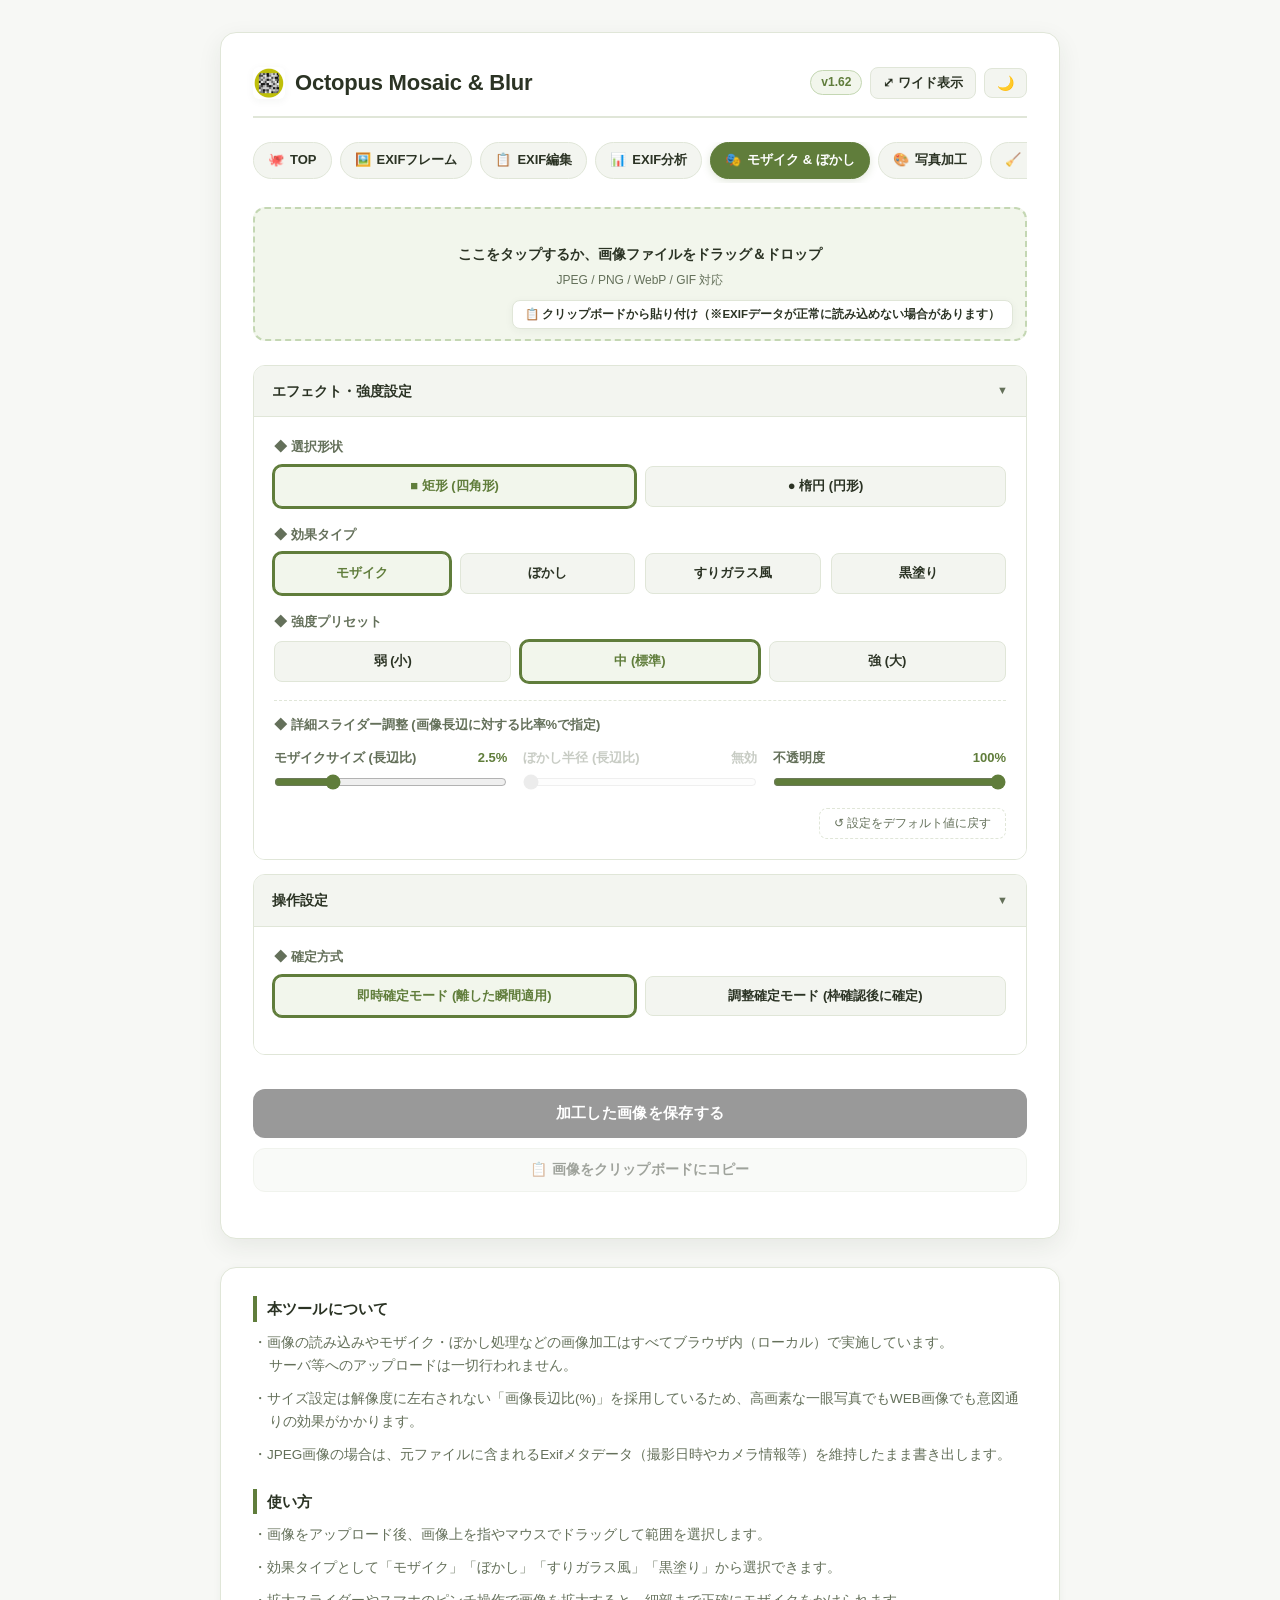
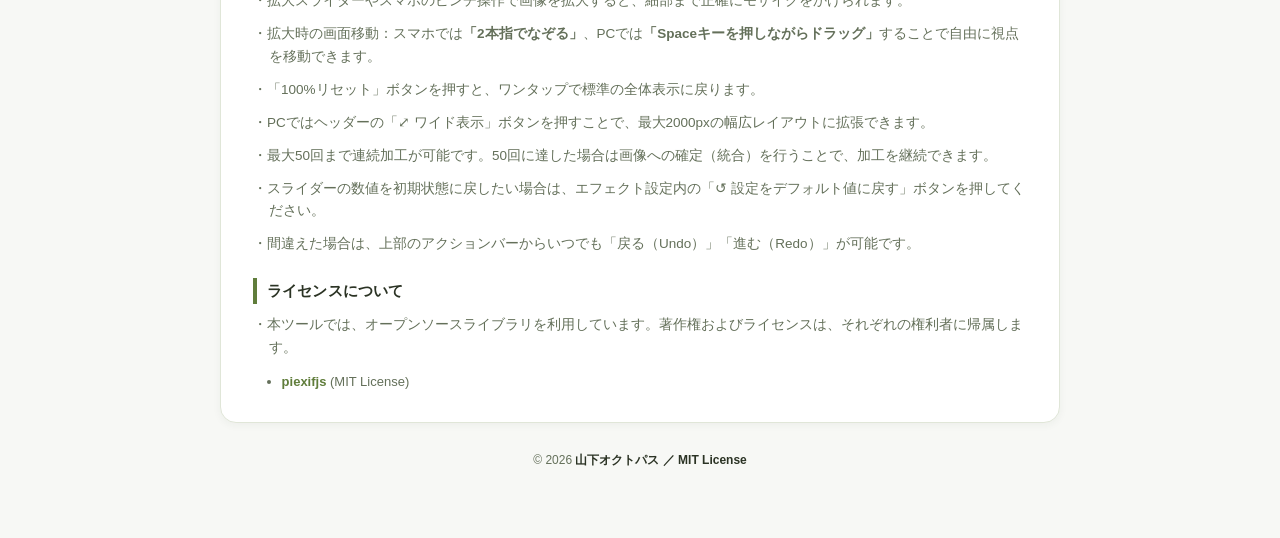
<file: MosaicBlur.html>
<!DOCTYPE html>
<html lang="ja">
<head>

    <meta charset="UTF-8">
    <meta name="viewport" content="width=device-width, initial-scale=1.0">
    <title>Octopus Mosaic & Blur｜Octopus Tools</title>
    <!-- ファビコン指定 -->
    <link rel="icon" href="img/Mosaic_Blur_Tool_icon.ico" type="image/x-icon">
    <!-- piexif.js（JPEGのExif維持用：同階層に配置） -->
    <script src="piexif.js"></script>
    <!-- 共通スタイルシート -->
    <link rel="stylesheet" href="common.css">
    <!-- 共通管理スクリプト -->
    <script src="common.js"></script>

    <style>
        /* ---------------------------------
           Mosaic & Blur ツール固有スタイル
        ------------------------------------ */

        /* ドロップエリアの拡張（クリップボードボタン配置用） */
        .drop-area {
            position: relative;
            padding-bottom: 48px;
        }

        /* クリップボード貼り付けボタン */
        .stage-paste-btn {
            position: absolute;
            bottom: 10px;
            right: 12px;
            background: var(--card-bg);
            border: 1px solid var(--border-color);
            color: var(--text-color);
            padding: 6px 12px;
            border-radius: var(--radius-sm);
            font-size: 11.5px;
            font-weight: 600;
            cursor: pointer;
            transition: var(--transition);
            box-shadow: var(--shadow-sm);
            display: inline-flex;
            align-items: center;
            gap: 4px;
            z-index: 5;
            max-width: calc(100% - 24px);
        }
        .stage-paste-btn:hover {
            border-color: var(--primary);
            background: var(--primary-light);
            color: var(--primary);
            transform: translateY(-1px);
        }

        @media (max-width: 600px) {
            .drop-area {
                padding-bottom: 20px;
            }
            .stage-paste-btn {
                position: static;
                margin-top: 14px;
                white-space: normal;
                font-size: 11px;
                text-align: center;
                justify-content: center;
                width: auto;
            }
        }

        /* 編集ワークスペース */
        #workspace { 
            display: none; 
            margin-bottom: 24px; 
        }

        /* アクションバー */
        .action-bar { 
            display: flex; 
            flex-wrap: wrap; 
            align-items: center; 
            justify-content: space-between; 
            gap: 10px; 
            background: var(--card-bg-sub); 
            padding: 10px 14px; 
            border-radius: var(--radius-md); 
            border: 1px solid var(--border-color); 
            margin-bottom: 12px; 
        }
        .action-group { 
            display: flex; 
            align-items: center; 
            gap: 8px; 
            flex-wrap: wrap; 
        }
        .sub-btn { 
            background: var(--card-bg); 
            border: 1px solid var(--border-color); 
            color: var(--text-color); 
            padding: 6px 12px; 
            border-radius: var(--radius-sm); 
            font-size: 13px; 
            font-weight: 600; 
            cursor: pointer; 
            transition: var(--transition); 
            display: inline-flex; 
            align-items: center; 
            gap: 4px; 
        }
        .sub-btn:hover:not(:disabled) { 
            border-color: var(--primary); 
            color: var(--primary); 
            background: var(--primary-light); 
        }
        .sub-btn:disabled { 
            opacity: 0.4; 
            cursor: not-allowed; 
        }
        .confirm-btn { 
            background: var(--primary); 
            color: #ffffff; 
            border-color: var(--primary); 
        }
        .confirm-btn:hover:not(:disabled) { 
            background: var(--primary-hover); 
            color: #ffffff; 
        }

        /* ズームコントローラー */
        .zoom-control-group { 
            display: flex; 
            align-items: center; 
            gap: 8px; 
            background: var(--card-bg); 
            padding: 4px 10px; 
            border-radius: var(--radius-sm); 
            border: 1px solid var(--border-color); 
        }
        .zoom-label { 
            font-size: 12px; 
            font-weight: 700; 
            color: var(--text-muted); 
            min-width: 42px; 
            text-align: right; 
        }
        .zoom-slider { 
            width: 90px; 
            cursor: pointer; 
            accent-color: var(--primary); 
        }

        /* キャンバスラッパー＆スクロールコンテナ */
        .canvas-container { 
            position: relative; 
            width: 100%; 
            max-height: 75vh; 
            background: #151814; 
            border-radius: var(--radius-md); 
            border: 1px solid var(--border-color); 
            overflow: auto; 
            text-align: center; 
            touch-action: none; 
            box-shadow: inset 0 0 12px rgba(0,0,0,0.5); 
            padding: 12px; 
        }
        
        .canvas-wrapper { 
            position: relative; 
            display: inline-block; 
            vertical-align: middle; 
            margin: auto; 
            user-select: none; 
        }

        #main-canvas { 
            display: block; 
            cursor: crosshair; 
            box-shadow: 0 4px 16px rgba(0,0,0,0.4); 
            border-radius: 4px; 
            background-color: #fff; 
            transform-origin: top left; 
        }
        #main-canvas.space-grab {
            cursor: grab !important;
        }
        #main-canvas.space-grabbing {
            cursor: grabbing !important;
        }

        /* 選択枠オーバーレイ */
        #selection-box { 
            position: absolute; 
            border: 2px dashed #ffffff; 
            box-shadow: 0 0 0 1px rgba(0,0,0,0.8), inset 0 0 0 1px rgba(0,0,0,0.8); 
            display: none; 
            pointer-events: none; 
            box-sizing: border-box; 
            z-index: 10; 
        }
        #selection-box.ellipse { 
            border-radius: 50%; 
        }

        /* セグメントピッカー */
        .setting-group-title { 
            font-size: 13px; 
            font-weight: 600; 
            color: var(--text-muted); 
            margin-bottom: 8px; 
        }
        .segmented-picker { 
            display: flex; 
            gap: 10px; 
            flex-wrap: wrap; 
            margin-bottom: 18px; 
        }
        .picker-option { 
            cursor: pointer; 
            user-select: none; 
            flex: 1; 
            min-width: 90px; 
        }
        .picker-option input[type="radio"] { 
            display: none; 
        }
        .picker-label { 
            display: block; 
            padding: 9px 12px; 
            border: 1px solid var(--border-color); 
            border-radius: var(--radius-sm); 
            background: var(--card-bg-sub); 
            font-size: 13px; 
            font-weight: 600; 
            color: var(--text-color); 
            transition: var(--transition); 
            text-align: center; 
        }
        .picker-option:hover .picker-label { 
            border-color: var(--primary); 
            background: var(--primary-light); 
        }
        .picker-option input[type="radio"]:checked + .picker-label { 
            border-color: var(--primary); 
            background: var(--primary-light); 
            color: var(--primary); 
            box-shadow: 0 0 0 2px var(--primary); 
        }

        /* スライダーフォーム */
        .slider-grid { 
            display: grid; 
            grid-template-columns: repeat(auto-fit, minmax(220px, 1fr)); 
            gap: 16px; 
            margin-top: 12px; 
        }
        .slider-group { 
            display: flex; 
            flex-direction: column; 
            gap: 6px; 
            transition: opacity 0.2s ease; 
        }

        /* 個別無効化（グレーアウト）スタイル */
        .slider-group.is-disabled { 
            opacity: 0.35 !important; 
            cursor: not-allowed !important; 
        }
        .slider-group.is-disabled input[type="range"] { 
            cursor: not-allowed; 
            accent-color: #888888; 
        }
        .slider-group.is-disabled .slider-value { 
            color: var(--text-muted); 
        }

        .slider-header { 
            display: flex; 
            justify-content: space-between; 
            font-size: 13px; 
            font-weight: 600; 
            color: var(--text-muted); 
        }
        .slider-value { 
            font-weight: 700; 
            color: var(--primary); 
            transition: color 0.2s ease; 
        }
        input[type="range"] { 
            width: 100%; 
            accent-color: var(--primary); 
            cursor: pointer; 
        }

        /* 設定リセットボタン */
        .reset-preset-btn { 
            background: transparent; 
            border: 1px dashed var(--border-color); 
            color: var(--text-muted); 
            font-size: 12px; 
            padding: 6px 14px; 
            border-radius: var(--radius-sm); 
            cursor: pointer; 
            transition: var(--transition); 
            display: inline-flex; 
            align-items: center; 
            gap: 6px; 
        }
        .reset-preset-btn:hover { 
            color: var(--danger-color); 
            border-color: var(--danger-color); 
            background: rgba(201, 74, 74, 0.05); 
        }

        /* サブアクションボタン（クリップボード直接コピー用） */
        .secondary-btn {
            background: var(--card-bg-sub);
            color: var(--text-color);
            border: 1px solid var(--border-color);
            padding: 12px 20px;
            font-size: 14px;
            font-weight: 700;
            border-radius: var(--radius-md);
            cursor: pointer;
            width: 100%;
            margin-top: 10px;
            transition: var(--transition);
            display: flex;
            align-items: center;
            justify-content: center;
            gap: 6px;
            letter-spacing: 0.01em;
        }
        .secondary-btn:hover:not(:disabled) {
            border-color: var(--primary);
            background: var(--primary-light);
            color: var(--primary);
            transform: translateY(-1px);
            box-shadow: var(--shadow-sm);
        }
        .secondary-btn:disabled {
            opacity: 0.45;
            cursor: not-allowed;
            transform: none;
            box-shadow: none;
        }
    </style>
</head>
<body>

<div class="container" id="main-container">
    <div class="header">
        <h1>
            <img src="img/Mosaic_Blur_Tool_icon.png" alt="アプリのアイコン" class="header-icon">
            Octopus Mosaic & Blur
        </h1>
        <div class="header-controls">
            <span class="version" id="version-display"></span>
            <button class="wide-toggle-btn" id="wide-toggle-btn" title="画像エリアの幅を最大2000pxに拡大します">⤢ ワイド表示</button>
            <button class="theme-toggle" id="theme-btn" aria-label="テーマ切替">🌙</button>
        </div>
    </div>

    <!-- 共通ナビゲーション（common.jsから自動描画） -->
    <nav id="global-nav"></nav>

    <!-- アップロードエリア -->
    <div class="drop-area" id="drop-area">
        <p>ここをタップするか、画像ファイルをドラッグ＆ドロップ</p>
        <span>JPEG / PNG / WebP / GIF 対応</span>
        <input type="file" id="file-input" accept="image/jpeg, image/png, image/webp, image/gif" style="display: none;">
        <button type="button" class="stage-paste-btn" id="btn-paste-clipboard" title="クリップボードの画像を読み込みます">📋 クリップボードから貼り付け（※EXIFデータが正常に読み込めない場合があります）</button>
    </div>

    <!-- 編集ワークスペース -->
    <div id="workspace">
        <div class="action-bar">
            <div class="action-group">
                <button class="sub-btn" id="undo-btn" disabled title="1つ前に戻す">↩ 戻る</button>
                <button class="sub-btn" id="redo-btn" disabled title="やり直す">↪ 進む</button>
                <button class="sub-btn" id="reset-btn" title="全加工をリセット">↺ リセット</button>
            </div>

            <div class="action-group">
                <div class="zoom-control-group">
                    <span style="font-size: 12px; font-weight: bold; color: var(--text-muted);">🔍</span>
                    <input type="range" id="zoom-slider" class="zoom-slider" min="100" max="400" step="10" value="100">
                    <span class="zoom-label" id="zoom-val">100%</span>
                    <button class="sub-btn" id="zoom-reset-btn" style="padding: 2px 8px; font-size: 11px;" title="ズームを100%（標準）に戻す">リセット</button>
                </div>

                <span id="history-count" style="font-size: 12px; font-weight: 600; color: var(--text-muted);">加工: 0/50件</span>
                <button class="sub-btn confirm-btn" id="apply-btn" style="display: none;">✔ 確定する</button>
            </div>
        </div>

        <div class="canvas-container" id="canvas-container">
            <div class="canvas-wrapper" id="canvas-wrapper">
                <canvas id="main-canvas"></canvas>
                <div id="selection-box"></div>
            </div>
        </div>
    </div>

    <!-- 1. エフェクト・強度設定（一番上に配置） -->
    <div class="accordion">
        <div class="accordion-header" onclick="toggleAccordion('content-effect-settings', this)">
            エフェクト・強度設定 <span>▼</span>
        </div>
        <div class="accordion-content open" id="content-effect-settings">
            <div class="setting-group-title">◆ 選択形状</div>
            <div class="segmented-picker">
                <label class="picker-option">
                    <input type="radio" name="shape-type" value="rect">
                    <span class="picker-label">■ 矩形 (四角形)</span>
                </label>
                <label class="picker-option">
                    <input type="radio" name="shape-type" value="ellipse">
                    <span class="picker-label">● 楕円 (円形)</span>
                </label>
            </div>

            <div class="setting-group-title">◆ 効果タイプ</div>
            <div class="segmented-picker">
                <label class="picker-option">
                    <input type="radio" name="effect-type" value="mosaic">
                    <span class="picker-label">モザイク</span>
                </label>
                <label class="picker-option">
                    <input type="radio" name="effect-type" value="blur">
                    <span class="picker-label">ぼかし</span>
                </label>
                <label class="picker-option">
                    <input type="radio" name="effect-type" value="frosted">
                    <span class="picker-label">すりガラス風</span>
                </label>
                <label class="picker-option">
                    <input type="radio" name="effect-type" value="blackout">
                    <span class="picker-label">黒塗り</span>
                </label>
            </div>

            <!-- 強度プリセットコンテナ -->
            <div id="preset-container">
                <div class="setting-group-title">◆ 強度プリセット</div>
                <div class="segmented-picker">
                    <label class="picker-option">
                        <input type="radio" name="preset-strength" value="low">
                        <span class="picker-label">弱 (小)</span>
                    </label>
                    <label class="picker-option">
                        <input type="radio" name="preset-strength" value="med">
                        <span class="picker-label">中 (標準)</span>
                    </label>
                    <label class="picker-option">
                        <input type="radio" name="preset-strength" value="high">
                        <span class="picker-label">強 (大)</span>
                    </label>
                </div>
            </div>

            <!-- 詳細スライダー調整コンテナ -->
            <div id="detail-sliders-container" style="margin-top: 14px; border-top: 1px dashed var(--border-color); padding-top: 14px;">
                <div class="setting-group-title">◆ 詳細スライダー調整 (画像長辺に対する比率%で指定)</div>
                <div class="slider-grid">
                    <div class="slider-group" id="slider-block-group">
                        <div class="slider-header">
                            <span>モザイクサイズ (長辺比)</span>
                            <span class="slider-value" id="val-block-size">2.5%</span>
                        </div>
                        <input type="range" id="input-block-size" min="0.2" max="10.0" step="0.1" value="2.5">
                    </div>

                    <div class="slider-group" id="slider-blur-group">
                        <div class="slider-header">
                            <span>ぼかし半径 (長辺比)</span>
                            <span class="slider-value" id="val-blur-radius">1.2%</span>
                        </div>
                        <input type="range" id="input-blur-radius" min="0.1" max="5.0" step="0.1" value="1.2">
                    </div>

                    <div class="slider-group" id="slider-opacity-group">
                        <div class="slider-header">
                            <span>不透明度</span>
                            <span class="slider-value" id="val-opacity">100%</span>
                        </div>
                        <input type="range" id="input-opacity" min="10" max="100" step="1" value="100">
                    </div>
                </div>

                <div style="margin-top: 18px; text-align: right;">
                    <button type="button" class="reset-preset-btn" id="reset-presets-btn" title="スライダーの調整値をすべて初期設定に戻します">
                        ↺ 設定をデフォルト値に戻す
                    </button>
                </div>
            </div>
        </div>
    </div>

    <!-- 2. 操作設定（エフェクト設定の下に配置） -->
    <div class="accordion">
        <div class="accordion-header" onclick="toggleAccordion('content-operation-settings', this)">
            操作設定 <span>▼</span>
        </div>
        <div class="accordion-content open" id="content-operation-settings">
            <div class="setting-group-title">◆ 確定方式</div>
            <div class="segmented-picker">
                <label class="picker-option">
                    <input type="radio" name="confirm-mode" value="instant" checked>
                    <span class="picker-label">即時確定モード (離した瞬間適用)</span>
                </label>
                <label class="picker-option">
                    <input type="radio" name="confirm-mode" value="manual">
                    <span class="picker-label">調整確定モード (枠確認後に確定)</span>
                </label>
            </div>
        </div>
    </div>

    <!-- アクションボタン群 -->
    <button id="save-btn" class="main-btn" disabled>加工した画像を保存する</button>
    <button id="copy-clipboard-btn" class="secondary-btn" disabled>📋 画像をクリップボードにコピー</button>
    <div id="status-text" style="text-align: center; margin-top: 14px; font-weight: bold; font-size: 14px; color: var(--primary);"></div>
</div>

<div class="explanation">
    <div class="usage-section">
        <h3> 本ツールについて</h3>
        <p>・画像の読み込みやモザイク・ぼかし処理などの画像加工はすべてブラウザ内（ローカル）で実施しています。<br>サーバ等へのアップロードは一切行われません。</p>
        <p>・サイズ設定は解像度に左右されない「画像長辺比(%)」を採用しているため、高画素な一眼写真でもWEB画像でも意図通りの効果がかかります。</p>
        <p>・JPEG画像の場合は、元ファイルに含まれるExifメタデータ（撮影日時やカメラ情報等）を維持したまま書き出します。</p>

        <h3> 使い方</h3>
        <p>・画像をアップロード後、画像上を指やマウスでドラッグして範囲を選択します。</p>
        <p>・効果タイプとして「モザイク」「ぼかし」「すりガラス風」「黒塗り」から選択できます。</p>
        <p>・拡大スライダーやスマホのピンチ操作で画像を拡大すると、細部まで正確にモザイクをかけられます。</p>
        <p>・拡大時の画面移動：スマホでは<strong>「2本指でなぞる」</strong>、PCでは<strong>「Spaceキーを押しながらドラッグ」</strong>することで自由に視点を移動できます。</p>
        <p>・「100%リセット」ボタンを押すと、ワンタップで標準の全体表示に戻ります。</p>
        <p>・PCではヘッダーの「⤢ ワイド表示」ボタンを押すことで、最大2000pxの幅広レイアウトに拡張できます。</p>
        <p>・最大50回まで連続加工が可能です。50回に達した場合は画像への確定（統合）を行うことで、加工を継続できます。</p>
        <p>・スライダーの数値を初期状態に戻したい場合は、エフェクト設定内の「↺ 設定をデフォルト値に戻す」ボタンを押してください。</p>
        <p>・間違えた場合は、上部のアクションバーからいつでも「戻る（Undo）」「進む（Redo）」が可能です。</p>

        <h3> ライセンスについて</h3>
        <p>・本ツールでは、オープンソースライブラリを利用しています。著作権およびライセンスは、それぞれの権利者に帰属します。</p>
        <ul>
            <li><a href="https://github.com/hMatoba/piexifjs" target="_blank" rel="noopener">piexifjs</a> (MIT License)</li>
        </ul>
    </div>
</div>

<footer class="footer usage-section">
    © 2026 <span class="copyright-name"><a href="https://note.com/octopus_yama" target="_blank" rel="noopener" style="color: inherit; text-decoration: none;">山下オクトパス</a>
     ／ <a href="https://github.com/Octopus-yama/octopus_exifframe/blob/main/LICENSE" target="_blank" rel="noopener" style="color: inherit; text-decoration: none;">MIT License</a></span>
</footer>

<!-- ツール固有スクリプト（外部JSファイル） -->
<script src="js/mosaic-blur.js"></script>

</body>
</html>
</file>
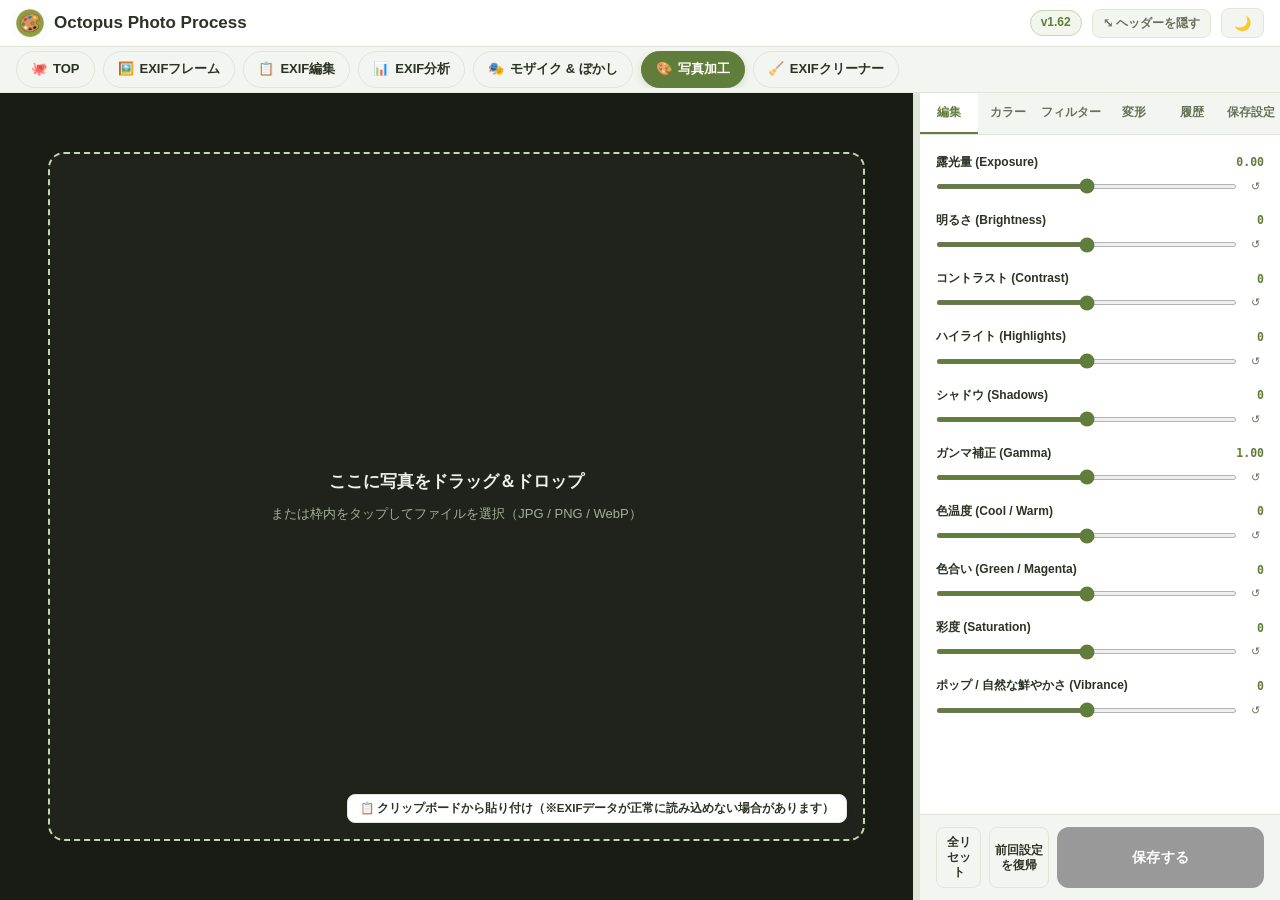
<file: PhotoProcess.html>
<!DOCTYPE html>
<html lang="ja">
<head>

    <meta charset="UTF-8">
    <!-- viewport-fit=cover でiOSのセーフエリアを有効化 -->
    <meta name="viewport" content="width=device-width, initial-scale=1.0, maximum-scale=1.0, user-scalable=no, viewport-fit=cover">
    <title>Octopus Photo Process｜Octopus Tools</title>
    <!-- ファビコン指定 -->
    <link rel="icon" href="img/ico_photo_Process.ico" type="image/x-icon">
    <meta name="description" content="ブラウザローカル環境で安全かつ軽快に写真を加工・補正・フィルター適用できるWebツール。" />
    <!-- 依存ライブラリ（同階層） -->
    <script src="full.umd.js"></script>
    <script src="piexif.js"></script>
    <!-- 共通スタイルシート -->
    <link rel="stylesheet" href="common.css">
    <!-- 共通管理スクリプト -->
    <script src="common.js"></script>

    <style>
        /* ---------------------------------
           Photo Process 専用スタイル（全画面レイアウト）
        ------------------------------------ */
        body {
            padding: 0 !important;
            margin: 0 !important;
            height: 100vh;
            height: 100dvh;
            display: flex;
            flex-direction: column;
            overflow: hidden;
            background-color: var(--bg-color);
        }

        /* アプリ用コンパクトヘッダー */
        .app-header {
            background: var(--card-bg);
            border-bottom: 1px solid var(--border-color);
            padding: 8px 16px;
            display: flex;
            align-items: center;
            justify-content: space-between;
            flex-shrink: 0;
            z-index: 20;
            transition: transform 0.25s cubic-bezier(0.16, 1, 0.3, 1), opacity 0.25s ease;
        }
        .app-header.is-hidden {
            display: none !important;
        }

        .app-header-left {
            display: flex;
            align-items: center;
            gap: 12px;
        }
        .app-header-title {
            font-size: 17px;
            font-weight: 700;
            color: var(--text-color);
            display: flex;
            align-items: center;
            gap: 10px;
            margin: 0;
        }
        .app-header-title .header-icon {
            width: 28px;
            height: 28px;
            object-fit: contain;
            border-radius: 6px;
            box-shadow: var(--shadow-sm);
        }

        .app-header-controls {
            display: flex;
            align-items: center;
            gap: 10px;
        }

        .header-action-btn {
            background: var(--card-bg-sub);
            border: 1px solid var(--border-color);
            color: var(--text-muted);
            padding: 5px 10px;
            border-radius: var(--radius-sm);
            font-size: 12px;
            font-weight: 600;
            cursor: pointer;
            transition: var(--transition);
            display: inline-flex;
            align-items: center;
            gap: 4px;
        }
        .header-action-btn:hover {
            color: var(--primary);
            border-color: var(--primary-border);
            background: var(--primary-light);
        }

        /* 共通ナビゲーションバー */
        .app-nav-bar {
            background: var(--card-bg-sub);
            border-bottom: 1px solid var(--border-color);
            padding: 4px 16px;
            flex-shrink: 0;
            z-index: 15;
            transition: transform 0.25s cubic-bezier(0.16, 1, 0.3, 1);
        }
        .app-nav-bar.is-hidden {
            display: none !important;
        }
        .app-nav-bar .global-nav {
            margin-bottom: 0 !important;
            padding-bottom: 0 !important;
        }

        /* メインワークスペース */
        .app-workspace {
            flex: 1;
            display: flex;
            overflow: hidden;
            position: relative;
            min-height: 0;
        }

        /* 左側：写真表示ステージ（z-index: 30 で右側パネルより常に上位に設定） */
        .stage-area {
            flex: 1;
            background: #181c15;
            position: relative;
            display: flex;
            flex-direction: column;
            overflow: hidden;
            user-select: none;
            min-height: 0;
            min-width: 280px;
            z-index: 30;
        }

        /* 復帰ボタン群 */
        .stage-top-controls {
            position: absolute;
            top: 12px;
            right: 12px;
            z-index: 35;
            display: flex;
            gap: 8px;
        }
        .stage-top-btn {
            background: rgba(30, 34, 27, 0.85);
            backdrop-filter: blur(6px);
            color: #ecf0e6;
            border: 1px solid rgba(255, 255, 255, 0.25);
            padding: 6px 12px;
            border-radius: 20px;
            font-size: 12px;
            font-weight: 600;
            cursor: pointer;
            box-shadow: 0 4px 12px rgba(0,0,0,0.4);
            transition: var(--transition);
        }
        .stage-top-btn:hover {
            background: var(--primary);
            color: #ffffff;
            border-color: var(--primary);
        }

        .stage-canvas-area {
            flex: 1;
            width: 100%;
            min-height: 0;
            position: relative;
            display: flex;
            align-items: center;
            justify-content: center;
            overflow: hidden;
            cursor: default;
            box-sizing: border-box;
            padding: 12px;
        }
        .stage-canvas-area.is-panning {
            cursor: grab;
        }
        .stage-canvas-area.is-panning:active {
            cursor: grabbing;
        }

        .stage-dropzone {
            position: relative;
            border: 2px dashed var(--primary-border);
            border-radius: var(--radius-lg);
            width: 92%;
            height: 88%;
            display: flex;
            flex-direction: column;
            align-items: center;
            justify-content: center;
            cursor: pointer;
            background: rgba(255, 255, 255, 0.03);
            transition: var(--transition);
            box-sizing: border-box;
            padding: 24px;
        }
        .stage-dropzone:hover, .stage-dropzone.drag-over {
            border-color: var(--primary);
            background: rgba(96, 125, 59, 0.12);
            transform: scale(0.995);
        }
        .stage-dropzone p {
            font-size: 17px;
            font-weight: 700;
            color: #ecf0e6;
            margin-bottom: 8px;
        }
        .stage-dropzone span {
            font-size: 13px;
            color: #a3b098;
        }

        .stage-paste-btn {
            position: absolute;
            bottom: 16px;
            right: 16px;
            background: var(--card-bg);
            border: 1px solid var(--border-color);
            color: var(--text-color);
            padding: 6px 12px;
            border-radius: var(--radius-sm);
            font-size: 11.5px;
            font-weight: 600;
            cursor: pointer;
            transition: var(--transition);
            box-shadow: var(--shadow-sm);
            display: inline-flex;
            align-items: center;
            gap: 4px;
            z-index: 5;
            margin-left: 20px;
        }
        .stage-paste-btn:hover {
            border-color: var(--primary);
            background: var(--primary-light);
            color: var(--primary);
            transform: translateY(-1px);
        }

        .canvas-viewport {
            position: relative;
            display: none;
            box-shadow: 0 12px 36px rgba(0, 0, 0, 0.7);
            border-radius: 4px;
            transform-origin: center center;
            transition: transform 0.05s linear;
            line-height: 0;
            flex-shrink: 0;
        }

        #before-canvas {
            display: block;
            width: 100%;
            height: 100%;
        }
        #after-canvas {
            position: absolute;
            top: 0;
            left: 0;
            width: 100%;
            height: 100%;
            pointer-events: none;
        }

.split-bar {
            position: absolute;
            background: #ffffff;
            z-index: 10;
            box-shadow: 0 0 8px rgba(0,0,0,0.8);
            display: none;
            touch-action: none;
        }
        .split-bar.vertical {
            top: 0;
            bottom: 0;
            width: 2px;
            cursor: ew-resize;
        }
        .split-bar.vertical::after {
            content: '';
            position: absolute;
            top: 0;
            bottom: 0;
            left: -18px;
            width: 38px;
            pointer-events: auto;
        }
        .split-bar.horizontal {
            left: 0;
            right: 0;
            height: 2px;
            cursor: ns-resize;
        }
        .split-bar.horizontal::after {
            content: '';
            position: absolute;
            left: 0;
            right: 0;
            top: -18px;
            height: 38px;
            pointer-events: auto;
        }
        .split-handle {
            position: absolute;
            top: 50%;
            left: 50%;
            transform: translate(-50%, -50%);
            width: 28px;
            height: 28px;
            background: #ffffff;
            border: 2px solid var(--primary);
            border-radius: 50%;
            box-shadow: 0 2px 8px rgba(0,0,0,0.5);
            display: flex;
            align-items: center;
            justify-content: center;
            font-size: 11px;
            color: var(--primary);
            font-weight: bold;
            touch-action: none;
            z-index: 2;
        }

        .crop-overlay {
            position: absolute;
            top: 0;
            left: 0;
            width: 100%;
            height: 100%;
            display: none;
            pointer-events: none;
            z-index: 12;
        }
        .crop-box {
            position: absolute;
            border: 2px dashed #ffffff;
            box-shadow: 0 0 0 9999px rgba(0, 0, 0, 0.55);
            cursor: move;
            pointer-events: auto;
            box-sizing: border-box;
        }
        .crop-handle {
            position: absolute;
            width: 12px;
            height: 12px;
            background: var(--primary);
            border: 2px solid #ffffff;
            border-radius: 50%;
            box-sizing: border-box;
        }
        .crop-handle.tl { top: -6px; left: -6px; cursor: nwse-resize; }
        .crop-handle.tr { top: -6px; right: -6px; cursor: nesw-resize; }
        .crop-handle.bl { bottom: -6px; left: -6px; cursor: nesw-resize; }
        .crop-handle.br { bottom: -6px; right: -6px; cursor: nwse-resize; }

        .crop-grid-line {
            position: absolute;
            background: rgba(255, 255, 255, 0.35);
            pointer-events: none;
        }
        .crop-grid-line.h1 { top: 33.333%; left: 0; right: 0; height: 1px; }
        .crop-grid-line.h2 { top: 66.666%; left: 0; right: 0; height: 1px; }
        .crop-grid-line.v1 { left: 33.333%; top: 0; bottom: 0; width: 1px; }
        .crop-grid-line.v2 { left: 66.666%; top: 0; bottom: 0; width: 1px; }

        /* 下部固定操作バー */
        .stage-bottom-bar {
            background: var(--card-bg);
            border-top: 1px solid var(--border-color);
            padding: 7px 12px;
            display: none;
            align-items: center;
            justify-content: center;
            gap: 6px;
            z-index: 35;
            flex-shrink: 0;
            width: 100%;
            box-sizing: border-box;
            overflow: visible !important;
            white-space: nowrap;
        }
        .stage-btn {
            background: var(--card-bg-sub);
            border: 1px solid var(--border-color);
            color: var(--text-color);
            font-size: 11.5px;
            font-weight: 600;
            padding: 6px 10px;
            border-radius: var(--radius-sm);
            cursor: pointer;
            transition: var(--transition);
            display: inline-flex;
            align-items: center;
            gap: 4px;
            flex-shrink: 0;
        }
        .stage-btn:hover:not(:disabled) {
            border-color: var(--primary);
            background: var(--primary-light);
            color: var(--primary);
        }
        .stage-btn:disabled {
            opacity: 0.35;
            cursor: not-allowed;
        }
        .stage-btn.active {
            background: var(--primary);
            color: #ffffff;
            border-color: var(--primary);
        }
        .stage-btn-danger:hover:not(:disabled) {
            background: rgba(201, 74, 74, 0.1) !important;
            color: var(--danger-color) !important;
            border-color: var(--danger-color) !important;
        }

        /* 拡大率ドロップダウン */
        .zoom-dropdown-container {
            position: relative;
            display: inline-flex;
            align-items: center;
            z-index: 50;
        }
        .zoom-popover {
            position: absolute;
            bottom: calc(100% + 10px);
            left: 50%;
            transform: translateX(-50%);
            background: var(--card-bg);
            border: 1px solid var(--border-color);
            border-radius: var(--radius-md);
            box-shadow: 0 8px 24px rgba(0, 0, 0, 0.28), var(--shadow-md);
            padding: 6px;
            display: none;
            flex-direction: column;
            gap: 2px;
            z-index: 100000 !important;
            min-width: 130px;
        }
        .zoom-popover.open {
            display: flex;
        }
        .zoom-opt {
            background: transparent;
            border: none;
            padding: 6px 12px;
            font-size: 12px;
            font-weight: 600;
            color: var(--text-color);
            cursor: pointer;
            text-align: left;
            border-radius: var(--radius-sm);
            transition: var(--transition);
        }
        .zoom-opt:hover {
            background: var(--primary-light);
            color: var(--primary);
        }
        .zoom-opt.active {
            background: var(--primary);
            color: #ffffff;
        }

        /* 可変スプリッター */
        .workspace-resizer {
            background: var(--border-color);
            flex-shrink: 0;
            z-index: 22;
            position: relative;
            display: none;
            transition: background 0.15s ease;
            touch-action: none;
        }
        .workspace-resizer:hover, .workspace-resizer.is-dragging {
            background: var(--primary) !important;
        }
        .resizer-handle {
            position: absolute;
            top: 50%;
            left: 50%;
            transform: translate(-50%, -50%);
            background: var(--border-color);
            border-radius: 4px;
            pointer-events: none;
        }

        @media (min-width: 861px) {
            .workspace-resizer {
                width: 7px;
                cursor: col-resize;
                display: block;
            }
            .resizer-handle {
                width: 3px;
                height: 36px;
            }
        }

        /* 右側：コントロールパネル（z-index: 10） */
        .panel-area {
            width: 360px;
            background: var(--card-bg);
            display: flex;
            flex-direction: column;
            flex-shrink: 0;
            z-index: 10;
            min-height: 0;
        }

        .panel-tabs {
            display: flex;
            border-bottom: 1px solid var(--border-color);
            background: var(--card-bg-sub);
            overflow-x: auto;
            scrollbar-width: none;
            flex-shrink: 0;
        }
        .panel-tabs::-webkit-scrollbar {
            display: none;
        }
        .panel-tab-btn {
            flex: 1;
            padding: 12px 4px;
            text-align: center;
            font-size: 11.5px;
            font-weight: 700;
            color: var(--text-muted);
            border: none;
            background: transparent;
            cursor: pointer;
            border-bottom: 2px solid transparent;
            transition: var(--transition);
            white-space: nowrap;
        }
        .panel-tab-btn:hover {
            color: var(--primary);
        }
        .panel-tab-btn.active {
            color: var(--primary);
            border-bottom-color: var(--primary);
            background: var(--card-bg);
        }

        .panel-content {
            flex: 1;
            overflow-y: auto;
            padding: 18px 16px;
            -webkit-overflow-scrolling: touch;
            min-height: 0;
        }
        .tab-pane {
            display: none;
        }
        .tab-pane.active {
            display: block;
        }

        .history-list {
            display: flex;
            flex-direction: column;
            gap: 6px;
            margin-top: 10px;
            max-height: calc(100vh - 220px);
            overflow-y: auto;
        }
        .history-item {
            display: flex;
            align-items: center;
            justify-content: space-between;
            padding: 10px 12px;
            border-radius: var(--radius-sm);
            background: var(--card-bg-sub);
            border: 1px solid var(--border-color);
            font-size: 12px;
            font-weight: 600;
            color: var(--text-color);
            cursor: pointer;
            transition: var(--transition);
        }
        .history-item:hover {
            border-color: var(--primary);
            background: var(--primary-light);
            color: var(--primary);
        }
        .history-item.is-current {
            border-color: var(--primary);
            background: var(--primary-light);
            color: var(--primary);
            font-weight: 700;
            box-shadow: 0 0 0 1px var(--primary);
        }
        .history-item.is-current::after {
            content: "● 現在地";
            font-size: 10px;
            color: var(--primary);
        }
        .history-item.is-default {
            background: var(--card-bg);
            border-left: 3px solid var(--primary);
        }

        .panel-footer {
            padding: 12px 16px;
            border-top: 1px solid var(--border-color);
            background: var(--card-bg-sub);
            display: flex;
            gap: 8px;
            flex-shrink: 0;
        }
        .panel-footer .main-btn {
            margin-top: 0;
            padding: 11px 16px;
            font-size: 13.5px;
        }

        .control-group {
            margin-bottom: 16px;
        }
        .control-header {
            display: flex;
            justify-content: space-between;
            align-items: center;
            margin-bottom: 6px;
        }
        .control-label {
            font-size: 12px;
            font-weight: 600;
            color: var(--text-color);
        }
        .control-value {
            font-size: 11.5px;
            font-weight: 700;
            color: var(--primary);
            font-family: monospace;
        }
        .slider-row {
            display: flex;
            align-items: center;
            gap: 10px;
        }
        input[type="range"] {
            flex: 1;
            height: 5px;
            accent-color: var(--primary);
            border-radius: 3px;
            cursor: pointer;
        }
        .reset-val-btn {
            background: transparent;
            border: none;
            color: var(--text-muted);
            font-size: 11px;
            cursor: pointer;
            padding: 2px 4px;
            border-radius: 3px;
        }
        .reset-val-btn:hover {
            color: var(--danger-color);
        }

        .button-grid {
            display: grid;
            grid-template-columns: repeat(auto-fill, minmax(76px, 1fr));
            gap: 6px;
            margin-top: 8px;
        }
        .opt-btn {
            background: var(--card-bg-sub);
            border: 1px solid var(--border-color);
            border-radius: var(--radius-sm);
            padding: 7px 4px;
            font-size: 11.5px;
            font-weight: 600;
            color: var(--text-color);
            cursor: pointer;
            text-align: center;
            transition: var(--transition);
        }
        .opt-btn:hover {
            border-color: var(--primary);
            background: var(--primary-light);
            color: var(--primary);
        }
        .opt-btn.active {
            background: var(--primary);
            color: #ffffff;
            border-color: var(--primary);
        }

        /* HSLスライダースタイル */
        .hsl-slider-group {
            margin-bottom: 12px;
            background: var(--card-bg-sub);
            border: 1px solid var(--border-color);
            border-radius: var(--radius-sm);
            padding: 8px 10px;
        }
        .hsl-header {
            display: flex;
            align-items: center;
            justify-content: space-between;
            margin-bottom: 6px;
        }
        .hsl-color-title {
            display: flex;
            align-items: center;
            gap: 6px;
            font-size: 12px;
            font-weight: 700;
            color: var(--text-color);
        }
        .hsl-swatch {
            width: 12px;
            height: 12px;
            border-radius: 50%;
            display: inline-block;
            border: 1px solid rgba(0,0,0,0.15);
        }

        /* モーダルポップアップ */
        .modal-overlay {
            position: fixed;
            top: 0;
            left: 0;
            width: 100vw;
            height: 100vh;
            height: 100dvh;
            background: rgba(0, 0, 0, 0.65);
            backdrop-filter: blur(4px);
            z-index: 9999;
            display: none;
            align-items: center;
            justify-content: center;
            padding: 16px;
            box-sizing: border-box;
        }
        .modal-overlay.open {
            display: flex;
        }
        .modal-box {
            background: var(--card-bg);
            border: 1px solid var(--border-color);
            border-radius: var(--radius-lg);
            box-shadow: var(--shadow-md);
            max-width: 480px;
            width: 100%;
            overflow: hidden;
            animation: modalFadeIn 0.2s cubic-bezier(0.16, 1, 0.3, 1);
        }
        @keyframes modalFadeIn {
            from { opacity: 0; transform: scale(0.96) translateY(8px); }
            to { opacity: 1; transform: scale(1) translateY(0); }
        }
        .modal-header {
            padding: 16px 20px;
            border-bottom: 1px solid var(--border-color);
            display: flex;
            align-items: center;
            justify-content: space-between;
            background: var(--card-bg-sub);
        }
        .modal-header h3 {
            margin: 0;
            font-size: 15px;
            font-weight: 700;
            color: var(--text-color);
            display: flex;
            align-items: center;
            gap: 6px;
        }
        .modal-close {
            background: transparent;
            border: none;
            font-size: 20px;
            color: var(--text-muted);
            cursor: pointer;
            line-height: 1;
        }
        .modal-close:hover {
            color: var(--danger-color);
        }
        .modal-body {
            padding: 20px;
            font-size: 13px;
            line-height: 1.6;
            color: var(--text-color);
        }
        .modal-info-box {
            background: var(--primary-light);
            border: 1px solid var(--primary-border);
            border-radius: var(--radius-sm);
            padding: 12px 14px;
            margin-bottom: 16px;
            font-size: 12px;
            line-height: 1.6;
        }
        .modal-footer {
            padding: 12px 20px;
            border-top: 1px solid var(--border-color);
            background: var(--card-bg-sub);
            display: flex;
            justify-content: flex-end;
            gap: 8px;
        }

        /* 全画面表示モードスタイル */
        body.is-fullscreen-mode .app-header,
        body.is-fullscreen-mode .app-nav-bar,
        body.is-fullscreen-mode .workspace-resizer,
        body.is-fullscreen-mode .panel-area {
            display: none !important;
        }
        body.is-fullscreen-mode #btn-exit-fullscreen {
            display: inline-flex !important;
        }
        body.is-fullscreen-mode .stage-area {
            width: 100vw !important;
            height: 100vh !important;
            height: 100dvh !important;
        }

        /* ---------------------------------
           スマホ画面専用レスポンシブスタイル
        ------------------------------------ */
        @media (max-width: 860px) {
            .app-workspace {
                flex-direction: column;
                min-height: 0;
            }
            .stage-area {
                height: 42dvh;
                flex: none;
                min-height: 140px;
            }

            .workspace-resizer {
                width: 100% !important;
                height: 10px !important;
                cursor: row-resize;
                display: block;
            }
            .resizer-handle {
                width: 36px;
                height: 4px;
            }

            .stage-bottom-bar {
                justify-content: flex-start !important;
                overflow-x: auto !important;
                overflow-y: hidden !important;
                padding: 7px 14px;
                gap: 8px;
            }
            .zoom-popover {
                position: fixed !important;
                bottom: calc(58px + env(safe-area-inset-bottom, 0px)) !important;
                left: 50% !important;
                transform: translateX(-50%) !important;
                z-index: 100000 !important;
                max-height: 45dvh;
                overflow-y: auto;
            }

            .panel-area {
                width: 100% !important;
                flex: 1;
                border-left: none;
                min-height: 0;
                overflow: hidden;
            }

            .panel-footer {
                display: none;
                padding-bottom: calc(12px + env(safe-area-inset-bottom, 0px)) !important;
            }
            .panel-area.is-export-active .panel-footer {
                display: flex;
            }

            .panel-content {
                padding-right: 32px !important; /* バー20px ＋ 隙間12pxで今の余白感をキープ */
                padding-bottom: calc(48px + env(safe-area-inset-bottom, 0px)) !important;
                overflow-y: scroll !important;
                scrollbar-width: auto;
                scrollbar-color: var(--primary) var(--card-bg-sub);
            }
            .panel-content::-webkit-scrollbar {
                width: 20px !important; /* 42pxから半分（約20px）に変更 */
                display: block !important;
                background-color: var(--card-bg-sub);
            }
            .panel-content::-webkit-scrollbar-track {
                background: var(--card-bg-sub);
                border-left: 2px solid var(--border-color);
            }
            .panel-content::-webkit-scrollbar-thumb {
                background-color: var(--primary);
                border-radius: 10px;
                border: 4px solid var(--card-bg-sub); /* 幅に合わせて枠線もバランス調整 */
                min-height: 50px;
            }
            .panel-content::-webkit-scrollbar-thumb:hover,
            .panel-content::-webkit-scrollbar-thumb:active {
                background-color: var(--primary-hover);
            }
            /* iOS実機専用スタイル */
            body.is-ios .panel-footer {
                padding-bottom: calc(36px + env(safe-area-inset-bottom, 16px)) !important;
            }
            body.is-ios .panel-content {
                padding-bottom: calc(72px + env(safe-area-inset-bottom, 16px)) !important;
            }
            body.is-ios .zoom-popover {
                bottom: calc(75px + env(safe-area-inset-bottom, 16px)) !important;
                z-index: 100000 !important;
            }
        }
/* 処理中操作保護オーバーレイ ＆ スピナー */
        .process-overlay {
            position: fixed;
            top: 0;
            left: 0;
            width: 100vw;
            height: 100vh;
            height: 100dvh;
            background: rgba(0, 0, 0, 0.42);
            backdrop-filter: blur(2px);
            z-index: 999999 !important;
            display: none;
            flex-direction: column;
            align-items: center;
            justify-content: center;
            gap: 14px;
            pointer-events: all;
            user-select: none;
        }
        .process-overlay.open {
            display: flex !important;
        }

        .process-spinner {
            width: 44px;
            height: 44px;
            border: 4px solid rgba(255, 255, 255, 0.25);
            border-top-color: var(--primary);
            border-radius: 50%;
            animation: processSpin 0.75s linear infinite;
            will-change: transform;
            box-shadow: 0 4px 16px rgba(0, 0, 0, 0.35);
        }

        .process-msg {
            color: #ffffff;
            font-size: 13.5px;
            font-weight: 700;
            letter-spacing: 0.03em;
            text-shadow: 0 2px 6px rgba(0, 0, 0, 0.7);
            background: rgba(20, 24, 18, 0.75);
            padding: 5px 14px;
            border-radius: 20px;
            border: 1px solid rgba(255, 255, 255, 0.15);
        }

        @keyframes processSpin {
            to { transform: rotate(360deg); }
        }
    </style>
</head>
<body>

<!-- アプリヘッダー -->
<header class="app-header" id="main-app-header">
    <div class="app-header-left">
        <h1 class="app-header-title">
            <img src="img/ico_photo_Process.png" alt="Photo Process アイコン" class="header-icon" onerror="this.outerHTML='<span>🎨</span>';">
            Octopus Photo Process
        </h1>
    </div>
    <div class="app-header-controls">
        <span class="version" id="version-display"></span>
        <button type="button" class="header-action-btn" id="btn-toggle-header" title="ヘッダーとナビゲーションを折りたたんで作業領域を広げます">⤡ ヘッダーを隠す</button>
        <button class="theme-toggle" id="theme-btn" aria-label="テーマ切替">🌙</button>
    </div>
</header>

<!-- 共通グローバルナビゲーション -->
<div class="app-nav-bar" id="main-app-nav">
    <nav id="global-nav"></nav>
</div>

<!-- メインエディタワークスペース -->
<div class="app-workspace" id="app-workspace">

    <!-- 左側（上側）：写真表示ステージ -->
    <div class="stage-area" id="stage-area">
        <div class="stage-top-controls">
            <button type="button" class="stage-top-btn" id="btn-show-header" style="display: none;">▼ ヘッダーを表示</button>
            <button type="button" class="stage-top-btn" id="btn-exit-fullscreen" style="display: none;">✕ 通常表示に戻す (Esc)</button>
        </div>

        <div class="stage-canvas-area" id="stage-canvas-area">
            <div class="stage-dropzone" id="drop-area">
                <p>ここに写真をドラッグ＆ドロップ</p>
                <span>または枠内をタップしてファイルを選択（JPG / PNG / WebP）</span>
                <input type="file" id="file-input" accept="image/jpeg, image/png, image/webp" style="display: none;">
                <button type="button" class="stage-paste-btn" id="btn-paste-clipboard" title="クリップボードの画像を読み込みます">📋 クリップボードから貼り付け（※EXIFデータが正常に読み込めない場合があります）</button>
            </div>

            <div class="canvas-viewport" id="canvas-viewport">
                <canvas id="before-canvas"></canvas>
                <canvas id="after-canvas"></canvas>
                <div class="split-bar vertical" id="split-bar">
                    <div class="split-handle" id="split-handle">◀▶</div>
                </div>

                <div id="crop-overlay" class="crop-overlay">
                    <div id="crop-box" class="crop-box">
                        <div class="crop-handle tl" data-handle="tl"></div>
                        <div class="crop-handle tr" data-handle="tr"></div>
                        <div class="crop-handle bl" data-handle="bl"></div>
                        <div class="crop-handle br" data-handle="br"></div>
                        <div class="crop-grid-line h1"></div>
                        <div class="crop-grid-line h2"></div>
                        <div class="crop-grid-line v1"></div>
                        <div class="crop-grid-line v2"></div>
                    </div>
                </div>
            </div>
        </div>

        <!-- 下段：固定操作バー -->
        <div class="stage-bottom-bar" id="stage-bottom-bar">
            <button type="button" class="stage-btn" id="btn-undo" disabled title="元に戻す (Ctrl+Z)">↩ 戻る</button>
            <button type="button" class="stage-btn" id="btn-redo" disabled title="やり直す (Ctrl+Y)">↪ 進む</button>
            
            <div class="zoom-dropdown-container">
                <button type="button" class="stage-btn" id="btn-zoom-toggle" title="表示倍率を変更します">
                    🔍 <span id="zoom-percent-display">100%</span> ▾
                </button>
                <div class="zoom-popover" id="zoom-popover">
                    <button type="button" class="zoom-opt" data-zoom="fullscreen">⛶ 全画面表示</button>
                    <div style="height: 1px; background: var(--border-color); margin: 2px 0;"></div>
                    <button type="button" class="zoom-opt" data-zoom="fit">画面に合わせる</button>
                    <button type="button" class="zoom-opt active" data-zoom="100">100% (等倍)</button>
                    <button type="button" class="zoom-opt" data-zoom="125">125%</button>
                    <button type="button" class="zoom-opt" data-zoom="150">150%</button>
                    <button type="button" class="zoom-opt" data-zoom="185">185%</button>
                    <button type="button" class="zoom-opt" data-zoom="200">200%</button>
                    <button type="button" class="zoom-opt" data-zoom="300">300%</button>
                    <button type="button" class="zoom-opt" data-zoom="400">400%</button>
                </div>
            </div>

            <div style="width: 1px; height: 16px; background: var(--border-color);"></div>
            <button type="button" class="stage-btn" id="btn-hold-compare" title="押している間、加工前の元画像を表示します">👁 原画と比較</button>
            <button type="button" class="stage-btn" id="btn-toggle-split" title="スプリット比較モードを切り替えます">◫ 比較: OFF</button>
            <div style="width: 1px; height: 16px; background: var(--border-color);"></div>
            <button type="button" class="stage-btn stage-btn-danger" id="btn-clear-photo" title="現在の写真を閉じて別の写真を選択します">📷 ファイルをクリア</button>
        </div>
    </div>

    <!-- 領域比率変更用スプリッターバー -->
    <div class="workspace-resizer" id="workspace-resizer" title="ドラッグして表示領域の割合を変更できます">
        <div class="resizer-handle"></div>
    </div>

    <!-- 右側（下側）：コントロールパネル -->
    <div class="panel-area" id="panel-area">
        <div class="panel-tabs">
            <button type="button" class="panel-tab-btn active" data-tab="tab-adjust">編集</button>
            <button type="button" class="panel-tab-btn" data-tab="tab-color">カラー</button>
            <button type="button" class="panel-tab-btn" data-tab="tab-filter">フィルター</button>
            <button type="button" class="panel-tab-btn" data-tab="tab-transform">変形</button>
            <button type="button" class="panel-tab-btn" data-tab="tab-history">履歴</button>
            <button type="button" class="panel-tab-btn" data-tab="tab-export">保存設定</button>
        </div>

        <div class="panel-content">
            <!-- 1. 編集タブ -->
            <div class="tab-pane active" id="tab-adjust">
                <div class="control-group">
                    <div class="control-header"><span class="control-label">露光量 (Exposure)</span><span class="control-value" id="val-exposure">0.00</span></div>
                    <div class="slider-row"><input type="range" id="param-exposure" min="-2" max="2" step="0.05" value="0"><button type="button" class="reset-val-btn" data-target="param-exposure">↺</button></div>
                </div>
                <div class="control-group">
                    <div class="control-header"><span class="control-label">明るさ (Brightness)</span><span class="control-value" id="val-brightness">0</span></div>
                    <div class="slider-row"><input type="range" id="param-brightness" min="-100" max="100" step="1" value="0"><button type="button" class="reset-val-btn" data-target="param-brightness">↺</button></div>
                </div>
                <div class="control-group">
                    <div class="control-header"><span class="control-label">コントラスト (Contrast)</span><span class="control-value" id="val-contrast">0</span></div>
                    <div class="slider-row"><input type="range" id="param-contrast" min="-100" max="100" step="1" value="0"><button type="button" class="reset-val-btn" data-target="param-contrast">↺</button></div>
                </div>
                <div class="control-group">
                    <div class="control-header"><span class="control-label">ハイライト (Highlights)</span><span class="control-value" id="val-highlights">0</span></div>
                    <div class="slider-row"><input type="range" id="param-highlights" min="-100" max="100" step="1" value="0"><button type="button" class="reset-val-btn" data-target="param-highlights">↺</button></div>
                </div>
                <div class="control-group">
                    <div class="control-header"><span class="control-label">シャドウ (Shadows)</span><span class="control-value" id="val-shadows">0</span></div>
                    <div class="slider-row"><input type="range" id="param-shadows" min="-100" max="100" step="1" value="0"><button type="button" class="reset-val-btn" data-target="param-shadows">↺</button></div>
                </div>
                <div class="control-group">
                    <div class="control-header"><span class="control-label">ガンマ補正 (Gamma)</span><span class="control-value" id="val-gamma">1.00</span></div>
                    <div class="slider-row"><input type="range" id="param-gamma" min="0.2" max="1.8" step="0.05" value="1.0"><button type="button" class="reset-val-btn" data-target="param-gamma">↺</button></div>
                </div>
                <div class="control-group">
                    <div class="control-header"><span class="control-label">色温度 (Cool / Warm)</span><span class="control-value" id="val-temperature">0</span></div>
                    <div class="slider-row"><input type="range" id="param-temperature" min="-100" max="100" step="1" value="0"><button type="button" class="reset-val-btn" data-target="param-temperature">↺</button></div>
                </div>
                <div class="control-group">
                    <div class="control-header"><span class="control-label">色合い (Green / Magenta)</span><span class="control-value" id="val-tint">0</span></div>
                    <div class="slider-row"><input type="range" id="param-tint" min="-100" max="100" step="1" value="0"><button type="button" class="reset-val-btn" data-target="param-tint">↺</button></div>
                </div>
                <div class="control-group">
                    <div class="control-header"><span class="control-label">彩度 (Saturation)</span><span class="control-value" id="val-saturation">0</span></div>
                    <div class="slider-row"><input type="range" id="param-saturation" min="-100" max="100" step="1" value="0"><button type="button" class="reset-val-btn" data-target="param-saturation">↺</button></div>
                </div>
                <div class="control-group">
                    <div class="control-header"><span class="control-label">ポップ / 自然な鮮やかさ (Vibrance)</span><span class="control-value" id="val-vibrance">0</span></div>
                    <div class="slider-row"><input type="range" id="param-vibrance" min="-100" max="100" step="1" value="0"><button type="button" class="reset-val-btn" data-target="param-vibrance">↺</button></div>
                </div>
            </div>

            <!-- 2. カラータブ -->
            <div class="tab-pane" id="tab-color">
                <label class="control-label">◆ RGBカラーバランス</label>
                <div class="control-group" style="margin-top: 8px;">
                    <div class="control-header"><span class="control-label">シアン ⇄ レッド</span><span class="control-value" id="val-cyanRed">0</span></div>
                    <div class="slider-row"><input type="range" id="param-cyanRed" min="-100" max="100" step="1" value="0"><button type="button" class="reset-val-btn" data-target="param-cyanRed">↺</button></div>
                </div>
                <div class="control-group">
                    <div class="control-header"><span class="control-label">マゼンタ ⇄ グリーン</span><span class="control-value" id="val-magentaGreen">0</span></div>
                    <div class="slider-row"><input type="range" id="param-magentaGreen" min="-100" max="100" step="1" value="0"><button type="button" class="reset-val-btn" data-target="param-magentaGreen">↺</button></div>
                </div>
                <div class="control-group">
                    <div class="control-header"><span class="control-label">イエロー ⇄ ブルー</span><span class="control-value" id="val-yellowBlue">0</span></div>
                    <div class="slider-row"><input type="range" id="param-yellowBlue" min="-100" max="100" step="1" value="0"><button type="button" class="reset-val-btn" data-target="param-yellowBlue">↺</button></div>
                </div>

                <hr style="margin: 18px 0; border: none; border-top: 1px dashed var(--border-color);">

                <div style="display: flex; justify-content: space-between; align-items: center; margin-bottom: 8px;">
                    <label class="control-label">◆ 特定色抽出・調整（HSL） - 彩度</label>
                    <button type="button" class="opt-btn" id="btn-reset-hsl-sat" style="padding: 2px 8px; font-size: 11px;">彩度全リセット</button>
                </div>
                <div id="hsl-sat-container"></div>

                <hr style="margin: 18px 0; border: none; border-top: 1px dashed var(--border-color);">

                <div style="display: flex; justify-content: space-between; align-items: center; margin-bottom: 8px;">
                    <label class="control-label">◆ 特定色抽出・調整（HSL） - 明度</label>
                    <button type="button" class="opt-btn" id="btn-reset-hsl-lum" style="padding: 2px 8px; font-size: 11px;">明度全リセット</button>
                </div>
                <div id="hsl-lum-container"></div>

                <hr style="margin: 18px 0; border: none; border-top: 1px dashed var(--border-color);">

                <label class="control-label">◆ カラーフィルターを上から被せる</label>
                <div style="display: flex; gap: 8px; align-items: center; margin-top: 8px;">
                    <input type="color" id="param-overlay-color" value="#d2a679" style="width: 44px; height: 36px; border: 1px solid var(--border-color); border-radius: 6px; padding: 2px;">
                    <select id="param-overlay-blend" style="flex: 1;">
                        <option value="multiply">乗算 (Multiply)</option>
                        <option value="screen">スクリーン (Screen)</option>
                        <option value="overlay">オーバーレイ (Overlay)</option>
                        <option value="soft-light" selected>ソフトライト (Soft Light)</option>
                    </select>
                </div>
                <div class="control-group" style="margin-top: 8px;">
                    <div class="control-header"><span class="control-label">被せる強さ (不透明度)</span><span class="control-value" id="val-overlay-opacity">0%</span></div>
                    <div class="slider-row"><input type="range" id="param-overlay-opacity" min="0" max="100" step="1" value="0"><button type="button" class="reset-val-btn" data-target="param-overlay-opacity">↺</button></div>
                </div>
            </div>

            <!-- 3. フィルタータブ -->
            <div class="tab-pane" id="tab-filter">
                <label class="control-label">◆ スタイル・プリセット</label>
                <div class="button-grid" style="grid-template-columns: repeat(2, 1fr); margin-top: 8px;">
                    <button type="button" class="opt-btn active" data-preset="none">なし (Normal)</button>
                    <button type="button" class="opt-btn" data-preset="film">フィルム調 (Film)</button>
                    <button type="button" class="opt-btn" data-preset="mono">白黒 (標準)</button>
                    <button type="button" class="opt-btn" data-preset="mono-high">白黒 (硬調ハイコントラスト)</button>
                    <button type="button" class="opt-btn" data-preset="mono-soft">白黒 (軟調ポートレート)</button>
                    <button type="button" class="opt-btn" data-preset="sepia">セピア (Sepia)</button>
                    <button type="button" class="opt-btn" data-preset="vintage">ビンテージ (Vintage)</button>
                    <button type="button" class="opt-btn" data-preset="cross">クロスプロセス風</button>
                    <button type="button" class="opt-btn" data-preset="oldlens">オールドレンズ風</button>
                </div>

                <div class="control-group" style="margin-top: 14px;">
                    <div class="control-header"><span class="control-label">フィルター適用度</span><span class="control-value" id="val-filter-strength">100%</span></div>
                    <div class="slider-row"><input type="range" id="param-filter-strength" min="0" max="100" step="1" value="100"><button type="button" class="reset-val-btn" data-target="param-filter-strength">↺</button></div>
                </div>

                <hr style="margin: 18px 0; border: none; border-top: 1px dashed var(--border-color);">

                <div class="control-group">
                    <div class="control-header">
                        <span class="control-label">銀塩グレインノイズ - 強さ (量)</span>
                        <span class="control-value" id="val-grain-strength">0%</span>
                    </div>
                    <div class="slider-row">
                        <input type="range" id="param-grain-strength" min="0" max="100" step="1" value="0">
                        <button type="button" class="reset-val-btn" data-target="param-grain-strength">↺</button>
                    </div>
                </div>

                <div class="control-group">
                    <div class="control-header">
                        <span class="control-label">銀塩グレインノイズ - 粗さ (粒子サイズ)</span>
                        <span class="control-value" id="val-grain-roughness">30</span>
                    </div>
                    <div class="slider-row">
                        <input type="range" id="param-grain-roughness" min="10" max="100" step="1" value="30">
                        <button type="button" class="reset-val-btn" data-target="param-grain-roughness">↺</button>
                    </div>
                    <div style="display: flex; justify-content: space-between; font-size: 10.5px; color: var(--text-muted); margin-top: 3px;">
                        <span>◀ 微粒子 (小)</span>
                        <span>標準</span>
                        <span>粗粒子 (大) ▶</span>
                    </div>
                </div>

                <div class="control-group">
                    <div class="control-header">
                        <span class="control-label">周辺減光 (白 ⇄ 黒ビネット)</span>
                        <span class="control-value" id="val-vignette">0</span>
                    </div>
                    <div class="slider-row">
                        <input type="range" id="param-vignette" min="-100" max="100" step="1" value="0">
                        <button type="button" class="reset-val-btn" data-target="param-vignette">↺</button>
                    </div>
                    <div style="display: flex; justify-content: space-between; font-size: 10.5px; color: var(--text-muted); margin-top: 3px;">
                        <span>◀ 白ビネット (明)</span>
                        <span>標準 (0)</span>
                        <span>黒ビネット (暗) ▶</span>
                    </div>
                </div>
            </div>

            <!-- 4. 変形タブ -->
            <div class="tab-pane" id="tab-transform">
                <div class="control-group">
                    <label class="control-label">◆ 回転・反転</label>
                    <div class="button-grid" style="grid-template-columns: repeat(4, 1fr);">
                        <button type="button" class="opt-btn" id="btn-rot-left">↺ 左90°</button>
                        <button type="button" class="opt-btn" id="btn-rot-right">↻ 右90°</button>
                        <button type="button" class="opt-btn" id="btn-flip-h">⇄ 水平</button>
                        <button type="button" class="opt-btn" id="btn-flip-v">⇅ 垂直</button>
                    </div>
                </div>

                <div class="control-group">
                    <div class="control-header">
                        <span class="control-label">角度微補正</span>
                        <span class="control-value" id="val-angle">0.0°</span>
                    </div>
                    <div class="slider-row">
                        <input type="range" id="param-angle" min="-45" max="45" step="0.5" value="0">
                        <button type="button" class="reset-val-btn" data-target="param-angle">↺</button>
                    </div>
                </div>

                <hr style="margin: 18px 0; border: none; border-top: 1px dashed var(--border-color);">

                <div class="control-group">
                    <label class="control-label">◆ 切り抜き（トリミング比率選択）</label>
                    <div class="button-grid" style="grid-template-columns: repeat(3, 1fr);">
                        <button type="button" class="opt-btn" data-aspect="free">自由</button>
                        <button type="button" class="opt-btn" data-aspect="1:1">1:1 (正方形)</button>
                        <button type="button" class="opt-btn" data-aspect="3:2">3:2 (一眼)</button>
                        <button type="button" class="opt-btn" data-aspect="4:3">4:3 (標準)</button>
                        <button type="button" class="opt-btn" data-aspect="16:9">16:9 (ワイド)</button>
                        <button type="button" class="opt-btn" id="btn-show-crop">枠を表示</button>
                    </div>
                </div>

                <div class="control-group" style="margin-top: 12px;">
                    <label class="control-label">◆ リサイズ指定</label>
                    <div style="display: flex; gap: 8px; margin-top: 6px; align-items: center;">
                        <input type="number" id="resize-w" placeholder="幅(px)" style="flex: 1;">
                        <span>×</span>
                        <input type="number" id="resize-h" placeholder="高(px)" style="flex: 1;">
                    </div>
                    <label style="display: flex; align-items: center; gap: 6px; margin-top: 8px; font-size: 12px; cursor: pointer;">
                        <input type="checkbox" id="resize-keep-ratio" checked style="accent-color: var(--primary);"> 元の縦横比を保つ
                    </label>
                    <div id="resize-mode-container" style="display: none; margin-top: 8px; font-size: 12px; gap: 12px;">
                        <label><input type="radio" name="resize-mode" value="fill" checked> 切り抜きフィル</label>
                        <label><input type="radio" name="resize-mode" value="stretch"> 引き伸ばし変形</label>
                    </div>

                    <div style="display: flex; gap: 8px; margin-top: 16px;">
                        <button type="button" class="opt-btn" id="btn-cancel-crop" style="flex: 1;">枠を解除</button>
                        <button type="button" class="main-btn" id="btn-apply-transform" style="flex: 2; margin-top: 0; padding: 10px 14px; font-size: 13px;">✔ 変形を確定する</button>
                    </div>
                </div>
            </div>

            <!-- 5. 履歴タブ -->
            <div class="tab-pane" id="tab-history">
                <div style="display: flex; justify-content: space-between; align-items: center; margin-bottom: 8px;">
                    <label class="control-label">◆ 操作履歴（クリックで一括ジャンプ）</label>
                    <span id="history-total-count" style="font-size: 11px; color: var(--text-muted);">0件</span>
                </div>
                <div class="history-list" id="history-list-container"></div>
            </div>

            <!-- 6. 保存設定タブ -->
            <div class="tab-pane" id="tab-export">
                <div class="form-group" style="margin-bottom: 14px;">
                    <label>保存フォーマット</label>
                    <select id="export-format">
                        <option value="jpeg" selected>JPEG (.jpg)</option>
                        <option value="png">PNG (.png)</option>
                        <option value="webp">WebP (.webp)</option>
                    </select>
                </div>

                <div class="control-group" id="quality-control-container">
                    <div class="control-header">
                        <span class="control-label">JPEG品質 (圧縮率)</span>
                        <span class="control-value" id="val-quality">95%</span>
                    </div>
                    <div class="slider-row">
                        <input type="range" id="export-quality" min="50" max="100" step="1" value="95">
                    </div>
                </div>

                <div class="form-group" style="margin-bottom: 14px;">
                    <label>ファイル名規則</label>
                    <select id="export-namemode">
                        <option value="prefix" selected>接頭辞（例: process_xxx.jpg）</option>
                        <option value="suffix">接尾辞（例: xxx_process.jpg）</option>
                        <option value="keep">元ファイル名そのまま</option>
                        <option value="custom">カスタム名指定</option>
                    </select>
                    <input type="text" id="export-custom-name" placeholder="保存ファイル名を入力" style="display: none; margin-top: 6px;">
                </div>

                <div style="margin-top: 14px;">
                    <label style="display: flex; align-items: center; gap: 8px; cursor: pointer; font-size: 13px;">
                        <input type="checkbox" id="export-exif-chk" checked style="width: 16px; height: 16px; accent-color: var(--primary);">
                        <span>Exifメタデータを引き継ぐ（撮影日時・機材情報等）</span>
                    </label>
                </div>

                <hr style="margin: 18px 0; border: none; border-top: 1px dashed var(--border-color);">
                <div class="control-group">
                    <label class="control-label">◆ クリップボードに書き出す</label>
                    <p style="font-size: 11.5px; color: var(--text-muted); margin: 4px 0 8px 0;">
                        現在の編集済み画像をファイル保存せず、クリップボードへ直接コピーします。チャットやSNS、資料等へそのまま貼り付け（Ctrl+V / Cmd+V）できます。
                    </p>
                    <button type="button" class="opt-btn" id="btn-copy-clipboard" style="width: 100%; padding: 10px; font-weight: 700; background: var(--primary-light); color: var(--primary); border-color: var(--primary-border);">📋 画像をクリップボードにコピー</button>
                </div>

                <hr style="margin: 18px 0; border: none; border-top: 1px dashed var(--border-color);">

                <div class="control-group">
                    <label class="control-label">◆ 設定（プリセット）の管理</label>
                    <div style="display: flex; gap: 6px; margin-top: 8px;">
                        <button type="button" class="opt-btn" id="btn-export-json" style="flex: 1;">JSON書き出し</button>
                        <button type="button" class="opt-btn" id="btn-import-json" style="flex: 1;">JSON読み込み</button>
                        <input type="file" id="json-file-input" accept=".json" style="display: none;">
                    </div>
                </div>
            </div>

        </div>

        <!-- パネルフッター -->
        <div class="panel-footer">
            <button type="button" class="opt-btn" id="btn-reset-all" title="全パラメーターを初期状態に戻します">全リセット</button>
            <button type="button" class="opt-btn" id="btn-restore-last" title="直近の加工設定を復帰します">前回設定を復帰</button>
            <button type="button" class="main-btn" id="btn-save-image" disabled>保存する</button>
        </div>
    </div>
</div>

<!-- JSON書き出しモーダル -->
<div id="json-export-modal" class="modal-overlay">
    <div class="modal-box">
        <div class="modal-header">
            <h3><span>📁</span> 設定プリセットのJSON書き出し</h3>
            <button type="button" class="modal-close" id="btn-modal-close">&times;</button>
        </div>
        <div class="modal-body">
            <div class="modal-info-box">
                <strong>【保存される設定内容】</strong><br>
                ・色調・露出（明るさ、コントラスト、色温度、ハイライト/シャドウ等）<br>
                ・RGBカラーバランス ＆ HSL特定色調整（全12色の彩度・明度）<br>
                ・適用フィルター、周辺減光（ビネット）、銀塩グレインノイズ（強さ・粗さ）、カラーフィルター<br><br>
                <span style="color:var(--text-muted); font-size:11px;">※ 切り抜き範囲、リサイズ指定値、写真データ自体は含まれません。他の写真へ安全に流し込み適用できます。</span>
            </div>

            <div class="form-group">
                <label>書き出すJSONファイル名</label>
                <input type="text" id="modal-json-filename" value="" placeholder="ファイル名を入力 (.json)">
            </div>
        </div>
        <div class="modal-footer">
            <button type="button" class="opt-btn" id="btn-modal-cancel">キャンセル</button>
            <button type="button" class="main-btn" id="btn-modal-confirm-export" style="margin-top:0; padding:8px 18px; width:auto;">書き出す</button>
        </div>
    </div>
</div>

<!-- 処理中操作保護オーバーレイ -->
<div id="process-overlay" class="process-overlay">
    <div class="process-spinner"></div>
    <div class="process-msg" id="process-msg">処理中...</div>
</div>

<script src="js/photo-process.js"></script>
</body>
</html>
</file>
<file: common.css>
@charset "UTF-8";
/**
 * Octopus Tools - 共通スタイルシート
 * ・カラーテーマ変数（ライト / ダーク）
 * ・基本リセット＆タイポグラフィ
 * ・共通コンテナ＆ヘッダー＆ワイド表示
 * ・グローバルナビゲーション
 * ・アップロード枠＆アコーディオン＆共通フォーム
 * ・説明セクション＆フッター
 */

:root {
    /* メインカラー：アース黄緑 (Sage / Olive Green) */
    --primary: #607d3b;
    --primary-hover: #4f682f;
    --primary-light: #f2f6ec;
    --primary-border: #c4d7b3;
    --primary-glow: rgba(96, 125, 59, 0.2);

    /* アクセントカラー：濃い紫 (Deep Plum / Purple) */
    --accent: #542366;
    --accent-hover: #411a50;
    --accent-light: #f7effa;
    --accent-border: #dbc3e3;

    /* ニュートラル・サーフェス */
    --bg-color: #f7f8f5;
    --card-bg: #ffffff;
    --card-bg-sub: #f3f5f0;
    --text-color: #2b3324;
    --text-muted: #64705a;
    --border-color: #e0e6d8;
    --border-hover: #b8c8a8;
    
    --danger-color: #c94a4a;
    --danger-hover: #ab3737;

    --radius-sm: 8px;
    --radius-md: 12px;
    --radius-lg: 16px;
    --shadow-sm: 0 2px 8px rgba(43, 51, 36, 0.05);
    --shadow-md: 0 8px 24px rgba(43, 51, 36, 0.08);
    --transition: all 0.22s cubic-bezier(0.16, 1, 0.3, 1);
}

/* ダークモード設定 */
[data-theme="dark"] {
    --primary: #86ad58;
    --primary-hover: #9bc36c;
    --primary-light: #252e1f;
    --primary-border: #3d4a32;
    --primary-glow: rgba(134, 173, 88, 0.25);

    --accent: #bd79d9;
    --accent-hover: #cb90e3;
    --accent-light: #321d38;
    --accent-border: #573361;

    --bg-color: #1e221b;
    --card-bg: #282d24;
    --card-bg-sub: #21251e;
    --text-color: #ecf0e6;
    --text-muted: #a3b098;
    --border-color: #373f32;
    --border-hover: #4d5746;

    --shadow-sm: 0 2px 8px rgba(0, 0, 0, 0.25);
    --shadow-md: 0 8px 24px rgba(0, 0, 0, 0.4);
}

* { 
    box-sizing: border-box; 
    margin: 0; 
    padding: 0; 
    font-family: -apple-system, BlinkMacSystemFont, "Segoe UI", Roboto, "Noto Sans JP", sans-serif; 
}

body { 
    background-color: var(--bg-color); 
    color: var(--text-color); 
    padding: 32px 16px; 
    min-height: 100vh; 
    transition: background-color 0.3s, color 0.3s; 
    line-height: 1.6; 
}

/* メインコンテナ */
.container { 
    max-width: 840px; 
    margin: 0 auto; 
    background: var(--card-bg); 
    padding: 32px; 
    border-radius: var(--radius-lg); 
    border: 1px solid var(--border-color); 
    box-shadow: var(--shadow-md); 
    transition: max-width 0.3s cubic-bezier(0.16, 1, 0.3, 1), width 0.3s cubic-bezier(0.16, 1, 0.3, 1); 
}

/* PC専用ワイドモード（最大2000px） */
.container.wide-mode {
    max-width: 2000px;
    width: 96vw;
}

/* ヘッダー */
.header { 
    display: flex; 
    align-items: center; 
    gap: 12px; 
    margin-bottom: 24px; 
    border-bottom: 2px solid var(--border-color); 
    padding-bottom: 16px; 
}
.header h1 { 
    margin: 0; 
    font-size: 22px; 
    font-weight: 700; 
    color: var(--text-color); 
    letter-spacing: -0.01em; 
    display: flex;
    align-items: center;
    gap: 10px;
}
.header-icon {
    width: 32px;
    height: 32px;
    object-fit: contain;
    border-radius: 6px;
    box-shadow: var(--shadow-sm);
    display: block;
}
.header-controls {
    display: flex;
    align-items: center;
    gap: 8px;
    margin-left: auto;
}
.version { 
    font-size: 12px; 
    font-weight: 600; 
    color: var(--primary); 
    background: var(--primary-light); 
    border: 1px solid var(--primary-border); 
    padding: 2px 10px; 
    border-radius: 20px; 
}

/* ワイド表示切替ボタン */
.wide-toggle-btn {
    display: none;
    cursor: pointer;
    background: var(--card-bg-sub);
    color: var(--text-color);
    border: 1px solid var(--border-color);
    padding: 6px 12px;
    border-radius: var(--radius-sm);
    font-size: 13px;
    font-weight: 600;
    transition: var(--transition);
}
.wide-toggle-btn:hover {
    border-color: var(--primary);
    background: var(--primary-light);
    color: var(--primary);
}
@media (min-width: 860px) {
    .wide-toggle-btn {
        display: inline-flex;
        align-items: center;
        gap: 4px;
    }
}

/* テーマ切替ボタン */
.theme-toggle { 
    cursor: pointer; 
    background: var(--card-bg-sub); 
    color: var(--text-color); 
    border: 1px solid var(--border-color); 
    padding: 6px 12px; 
    border-radius: var(--radius-sm); 
    font-size: 14px; 
    transition: var(--transition); 
}
.theme-toggle:hover { 
    border-color: var(--primary); 
    background: var(--primary-light); 
}

/* 共通グローバルナビゲーション */
.global-nav {
    display: flex;
    gap: 8px;
    margin-bottom: 24px;
    overflow-x: auto;
    white-space: nowrap;
    padding-bottom: 4px;
    -webkit-overflow-scrolling: touch;
    -ms-overflow-style: none;
    scrollbar-width: none;
}
.global-nav::-webkit-scrollbar {
    display: none;
}
.nav-item {
    display: inline-flex;
    align-items: center;
    gap: 6px;
    padding: 7px 14px;
    font-size: 13px;
    font-weight: 600;
    color: var(--text-color);
    background: var(--card-bg-sub);
    border: 1px solid var(--border-color);
    border-radius: 20px;
    text-decoration: none;
    transition: var(--transition);
    flex-shrink: 0;
    user-select: none;
}
.nav-item:hover {
    border-color: var(--primary);
    background: var(--primary-light);
    color: var(--primary);
}
.nav-item.active {
    background: var(--primary);
    color: #ffffff;
    border-color: var(--primary);
    box-shadow: 0 2px 8px var(--primary-glow);
    pointer-events: none;
}

/* 共通アップロードドロップエリア */
.drop-area { 
    border: 2px dashed var(--primary-border); 
    border-radius: var(--radius-md); 
    padding: 34px 20px; 
    text-align: center; 
    cursor: pointer; 
    background: var(--primary-light); 
    margin-bottom: 24px; 
    transition: var(--transition); 
}
.drop-area:hover, .drop-area.drag-over { 
    border-color: var(--primary); 
    background: var(--card-bg-sub); 
    transform: translateY(-2px); 
    box-shadow: var(--shadow-sm); 
}
.drop-area p { 
    font-size: 14px; 
    font-weight: 700; 
    color: var(--text-color); 
}
.drop-area span { 
    font-size: 12px; 
    color: var(--text-muted); 
    display: block; 
    margin-top: 6px; 
}

/* 共通アコーディオン */
.accordion { 
    margin-bottom: 14px; 
    border: 1px solid var(--border-color); 
    border-radius: var(--radius-md); 
    overflow: hidden; 
    background: var(--card-bg); 
    transition: var(--transition); 
}
.accordion:hover { 
    border-color: var(--border-hover); 
}
.accordion-header { 
    background: var(--card-bg-sub); 
    padding: 14px 18px; 
    cursor: pointer; 
    font-weight: 700; 
    font-size: 14px; 
    color: var(--text-color); 
    display: flex; 
    justify-content: space-between; 
    align-items: center; 
    user-select: none; 
    transition: var(--transition); 
}
.accordion-header:hover { 
    background: var(--primary-light); 
    color: var(--primary); 
}
.accordion-header span { 
    font-size: 11px; 
    color: var(--text-muted); 
    transition: var(--transition); 
}
.accordion-content { 
    padding: 20px; 
    display: none; 
    background: var(--card-bg); 
    border-top: 1px solid var(--border-color); 
}
.accordion-content.open { 
    display: block; 
}

/* 共通フォームレイアウト */
.form-grid {
    display: grid;
    grid-template-columns: repeat(auto-fit, minmax(220px, 1fr));
    gap: 16px;
}
.form-group {
    display: flex;
    flex-direction: column;
    gap: 6px;
}
label {
    font-size: 13px;
    font-weight: 600;
    color: var(--text-muted);
}
input[type="text"], input[type="number"], select, textarea {
    width: 100%;
    padding: 9px 12px;
    border: 1px solid var(--border-color);
    border-radius: var(--radius-sm);
    background: var(--bg-color);
    color: var(--text-color);
    font-size: 14px;
    outline: none;
    transition: var(--transition);
    font-family: inherit;
}
input[type="text"]:focus, input[type="number"]:focus, select:focus, textarea:focus {
    border-color: var(--primary);
    box-shadow: 0 0 0 3px var(--primary-glow);
    background: var(--card-bg);
}

/* 共通メインアクションボタン */
.main-btn { 
    background: var(--primary); 
    color: #ffffff; 
    border: none; 
    padding: 15px 24px; 
    font-size: 15px; 
    font-weight: 700; 
    border-radius: var(--radius-md); 
    cursor: pointer; 
    width: 100%; 
    margin-top: 20px; 
    transition: var(--transition); 
    box-shadow: 0 4px 12px var(--primary-glow); 
    letter-spacing: 0.02em; 
}
.main-btn:hover:not(:disabled) { 
    background: var(--primary-hover); 
    transform: translateY(-2px); 
    box-shadow: 0 6px 18px var(--primary-glow); 
}
.main-btn:disabled { 
    background: #999999; 
    cursor: not-allowed; 
    transform: none; 
    box-shadow: none; 
}

/* 共通説明セクション */
.explanation { 
    max-width: 840px; 
    margin: 28px auto 0; 
    background: var(--card-bg); 
    padding: 28px 32px; 
    border-radius: var(--radius-lg); 
    border: 1px solid var(--border-color); 
    box-shadow: var(--shadow-sm); 
    line-height: 1.7; 
    transition: max-width 0.3s cubic-bezier(0.16, 1, 0.3, 1); 
}
.container.wide-mode ~ .explanation { 
    max-width: 2000px; 
}
.usage-section h3 { 
    font-size: 15px; 
    font-weight: 700; 
    color: var(--text-color); 
    border-left: 4px solid var(--primary); 
    padding-left: 10px; 
    margin: 22px 0 10px 0; 
    letter-spacing: 0.01em; 
}
.usage-section h3:first-child { 
    margin-top: 0; 
}
.usage-section p { 
    font-size: 13.5px; 
    color: var(--text-muted); 
    margin: 0 0 10px 0; 
    padding-left: 1.2em; 
    text-indent: -1.2em; 
} 
.usage-section ul { 
    font-size: 13px; 
    color: var(--text-muted); 
    margin-top: 6px; 
    padding-left: 2.2em; 
    line-height: 1.85; 
}
.usage-section a { 
    color: var(--primary); 
    text-decoration: none; 
    font-weight: 600; 
    transition: var(--transition); 
}
.usage-section a:hover { 
    color: var(--accent); 
    text-decoration: underline; 
}

/* 共通フッター */
.footer { 
    text-align: center; 
    padding: 28px 10px 36px; 
    color: var(--text-muted); 
    font-size: 12px; 
}
.copyright-name { 
    font-weight: 700; 
    color: var(--text-color); 
}
</file>
